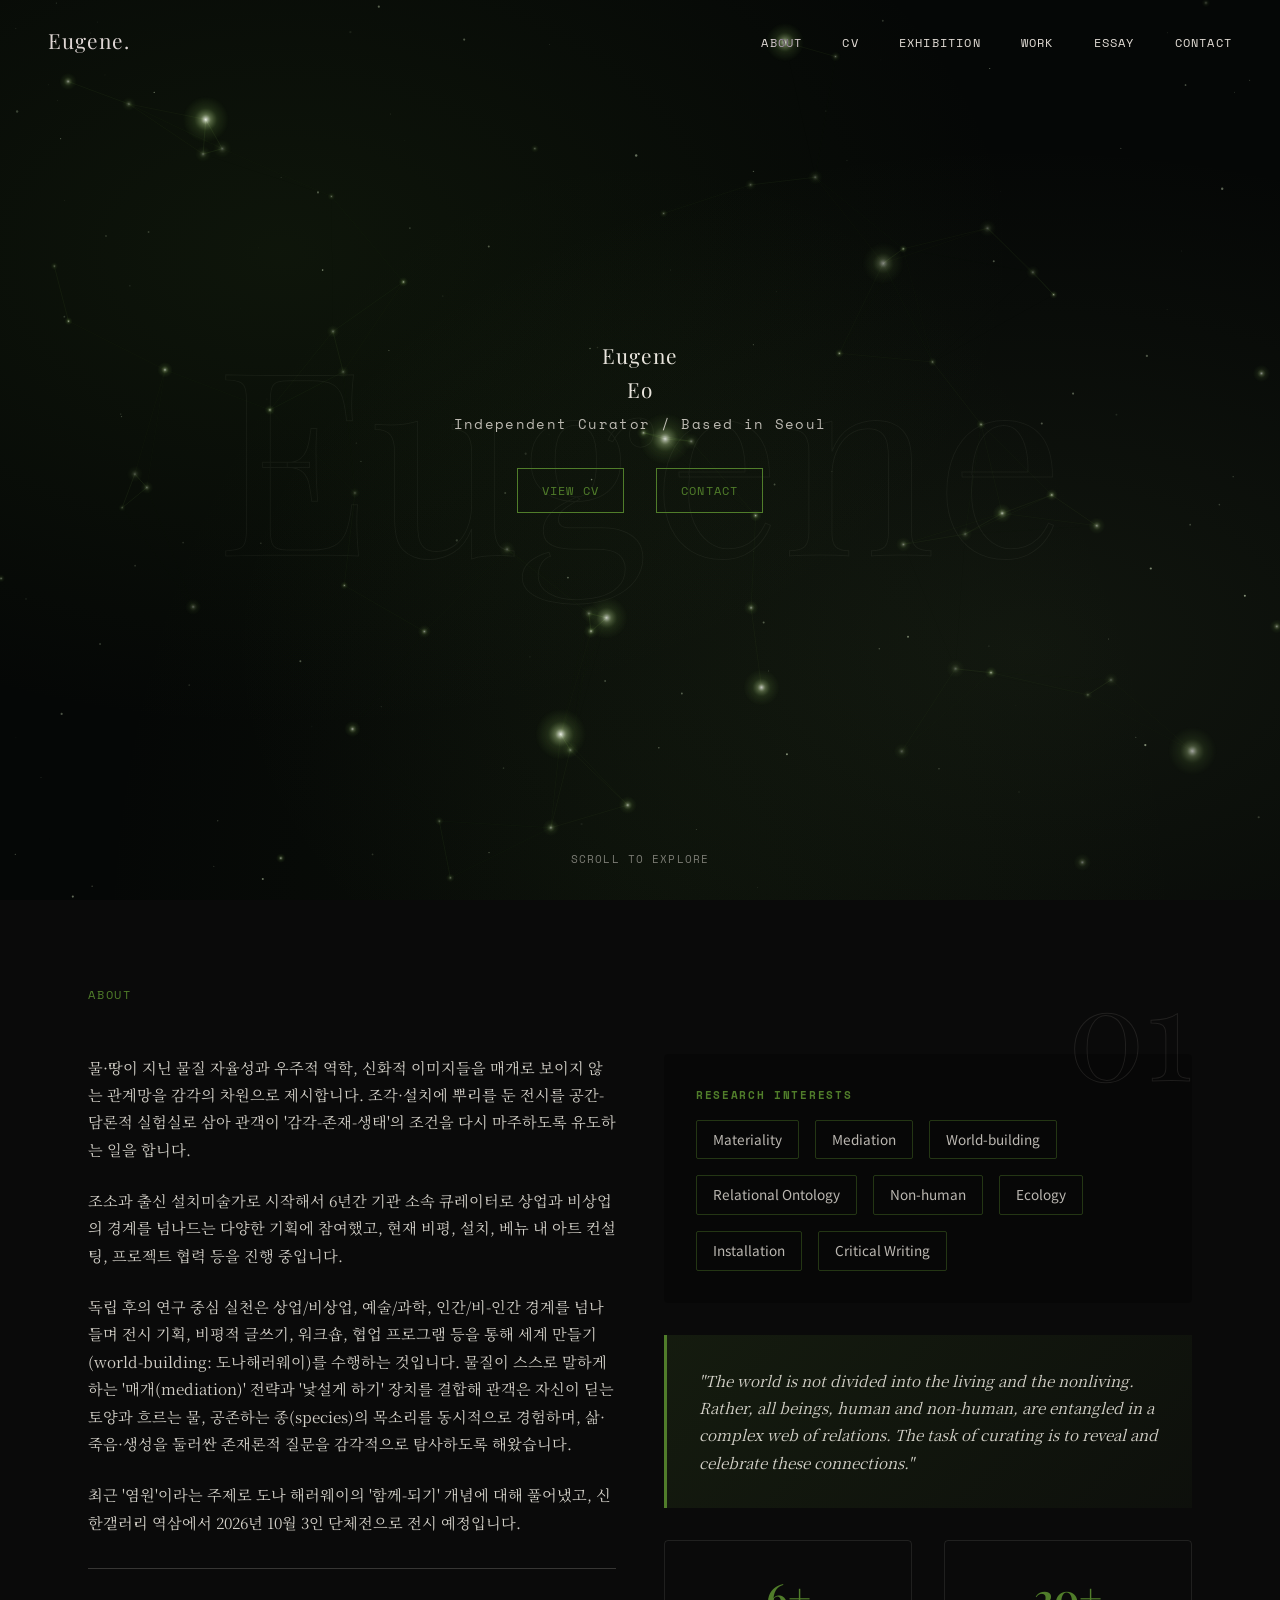
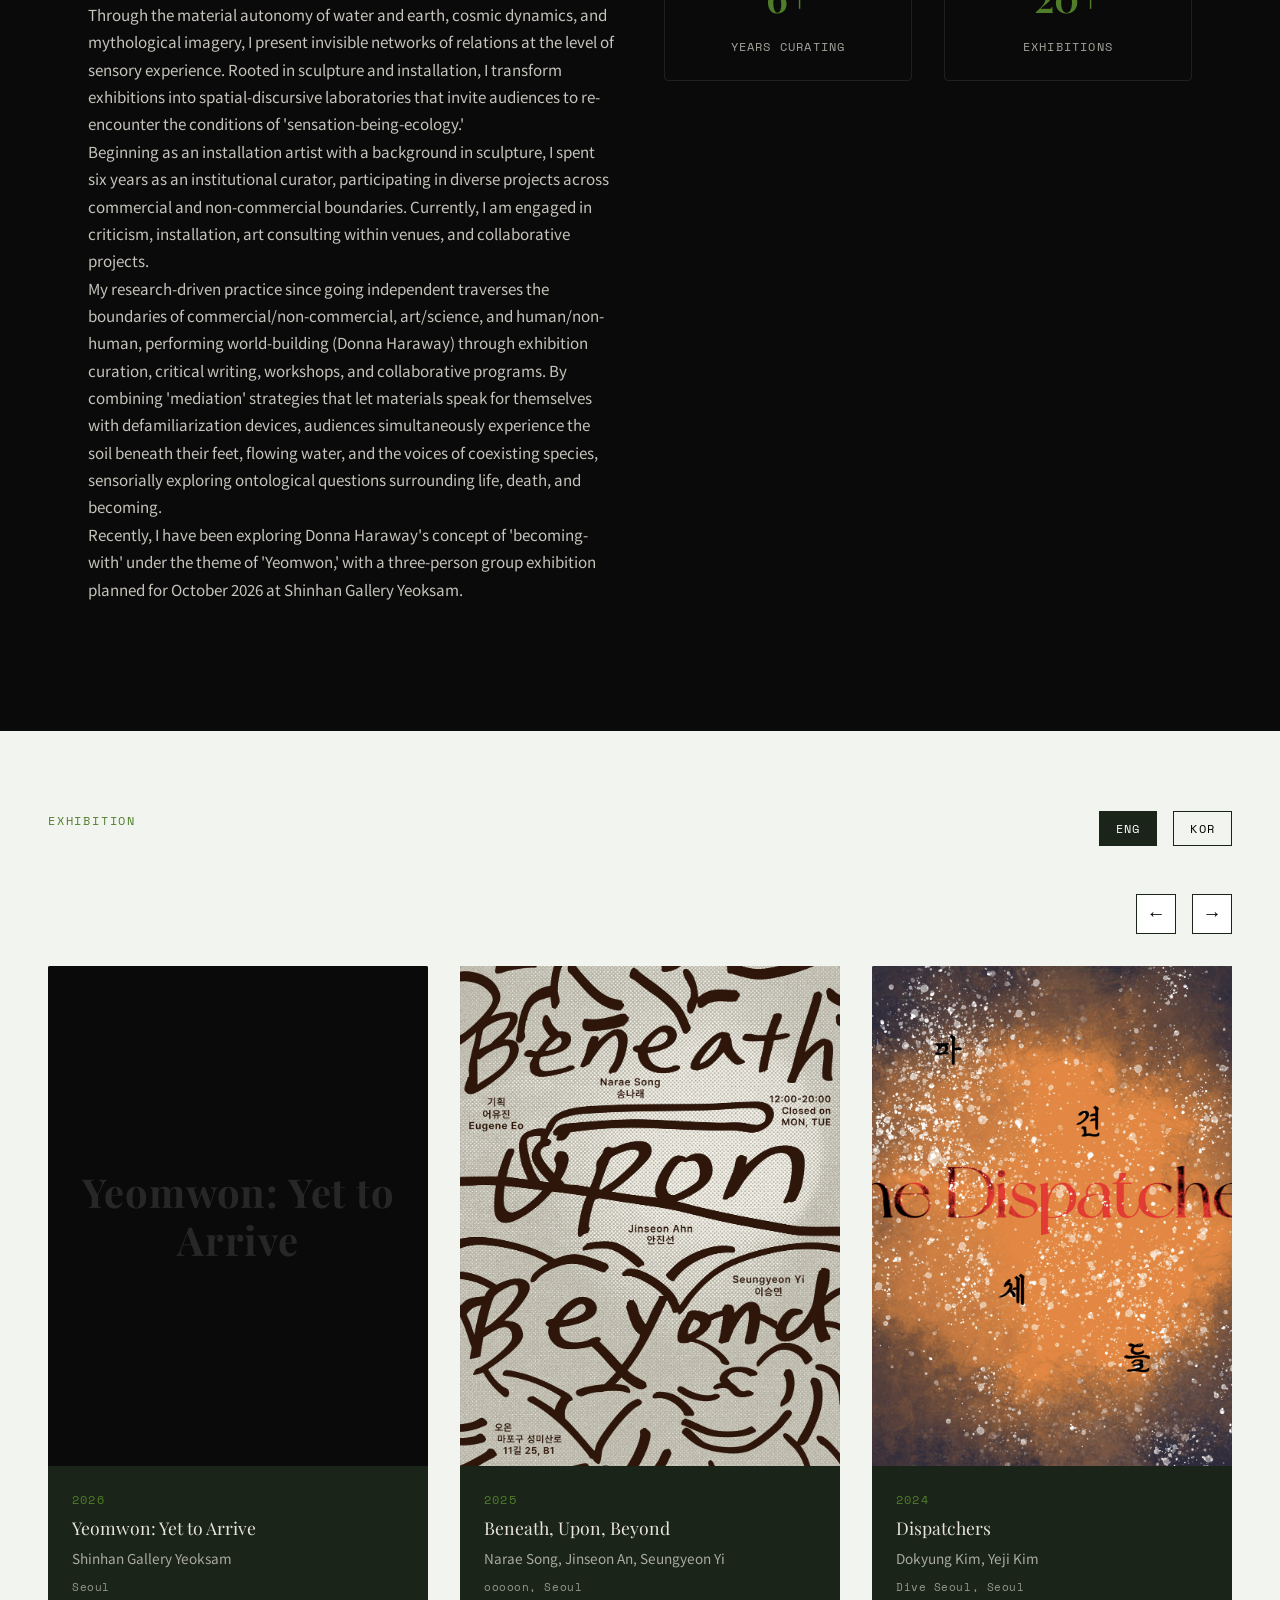
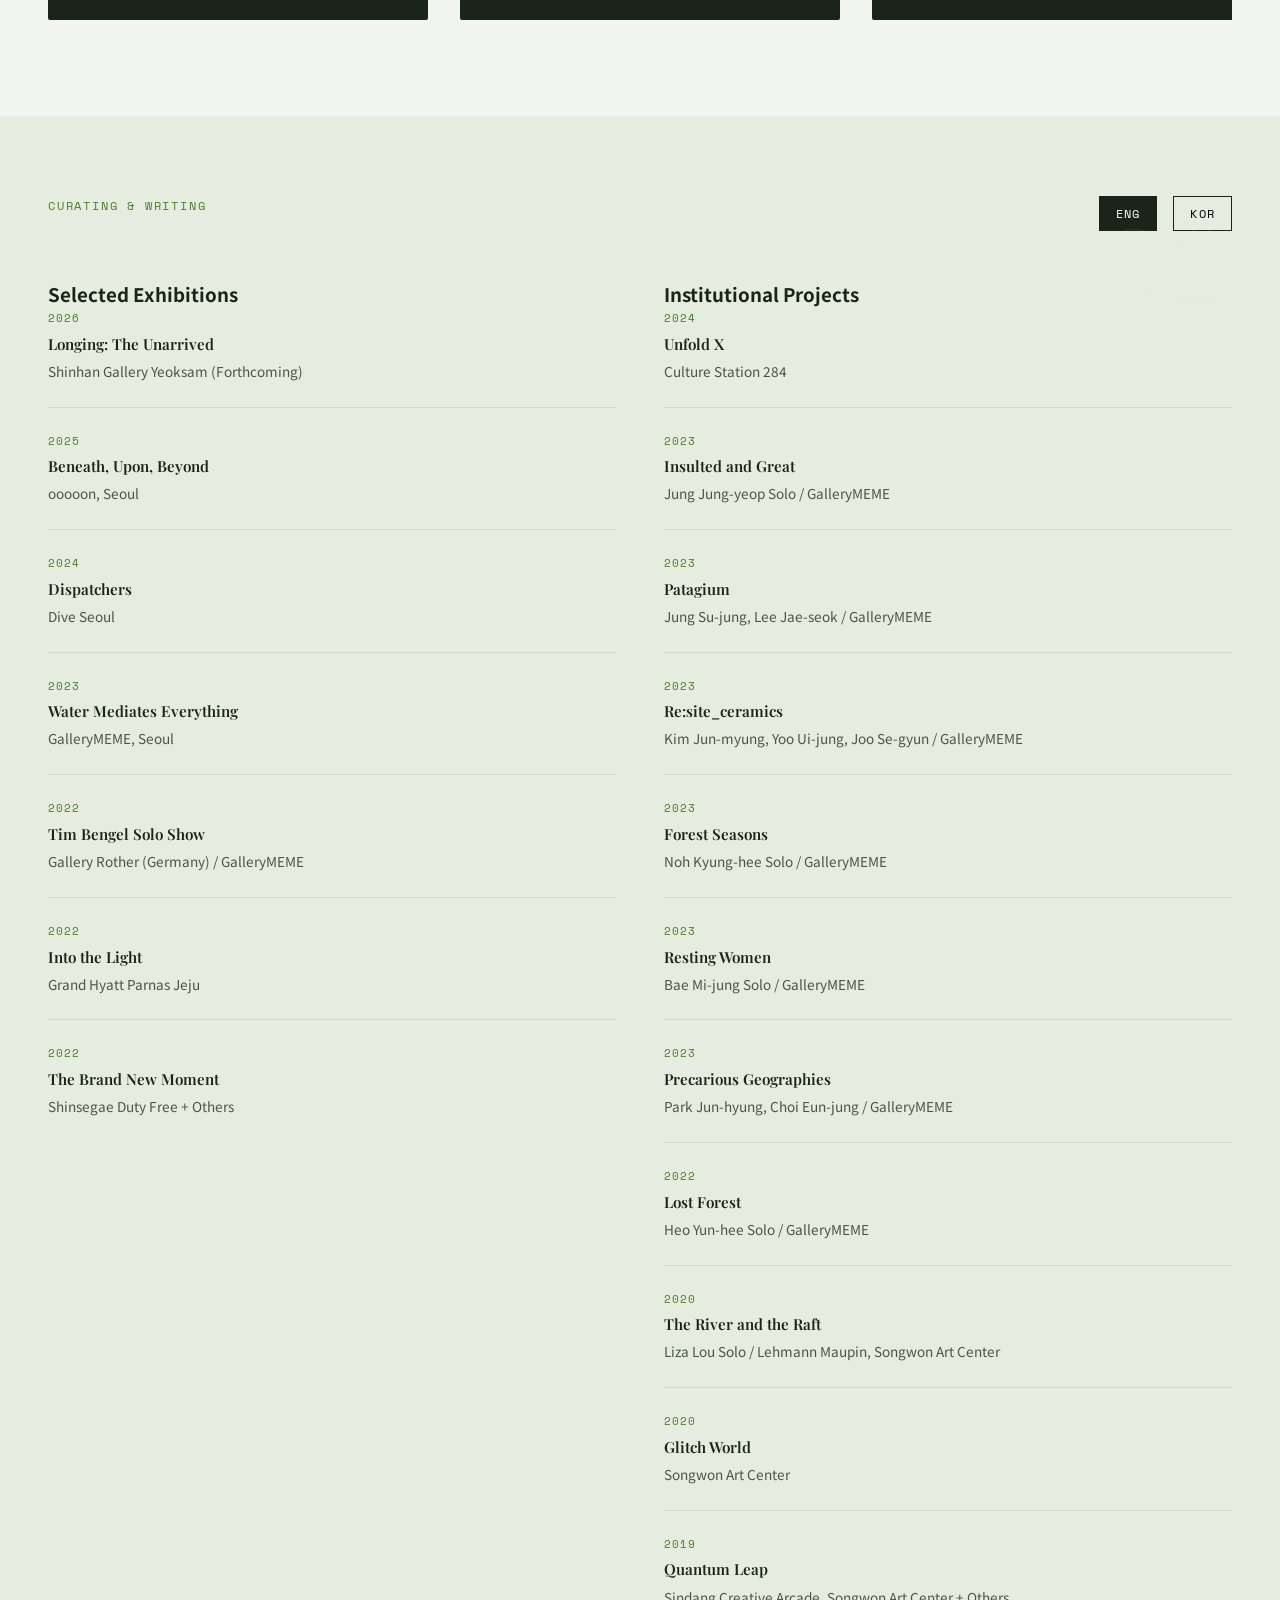
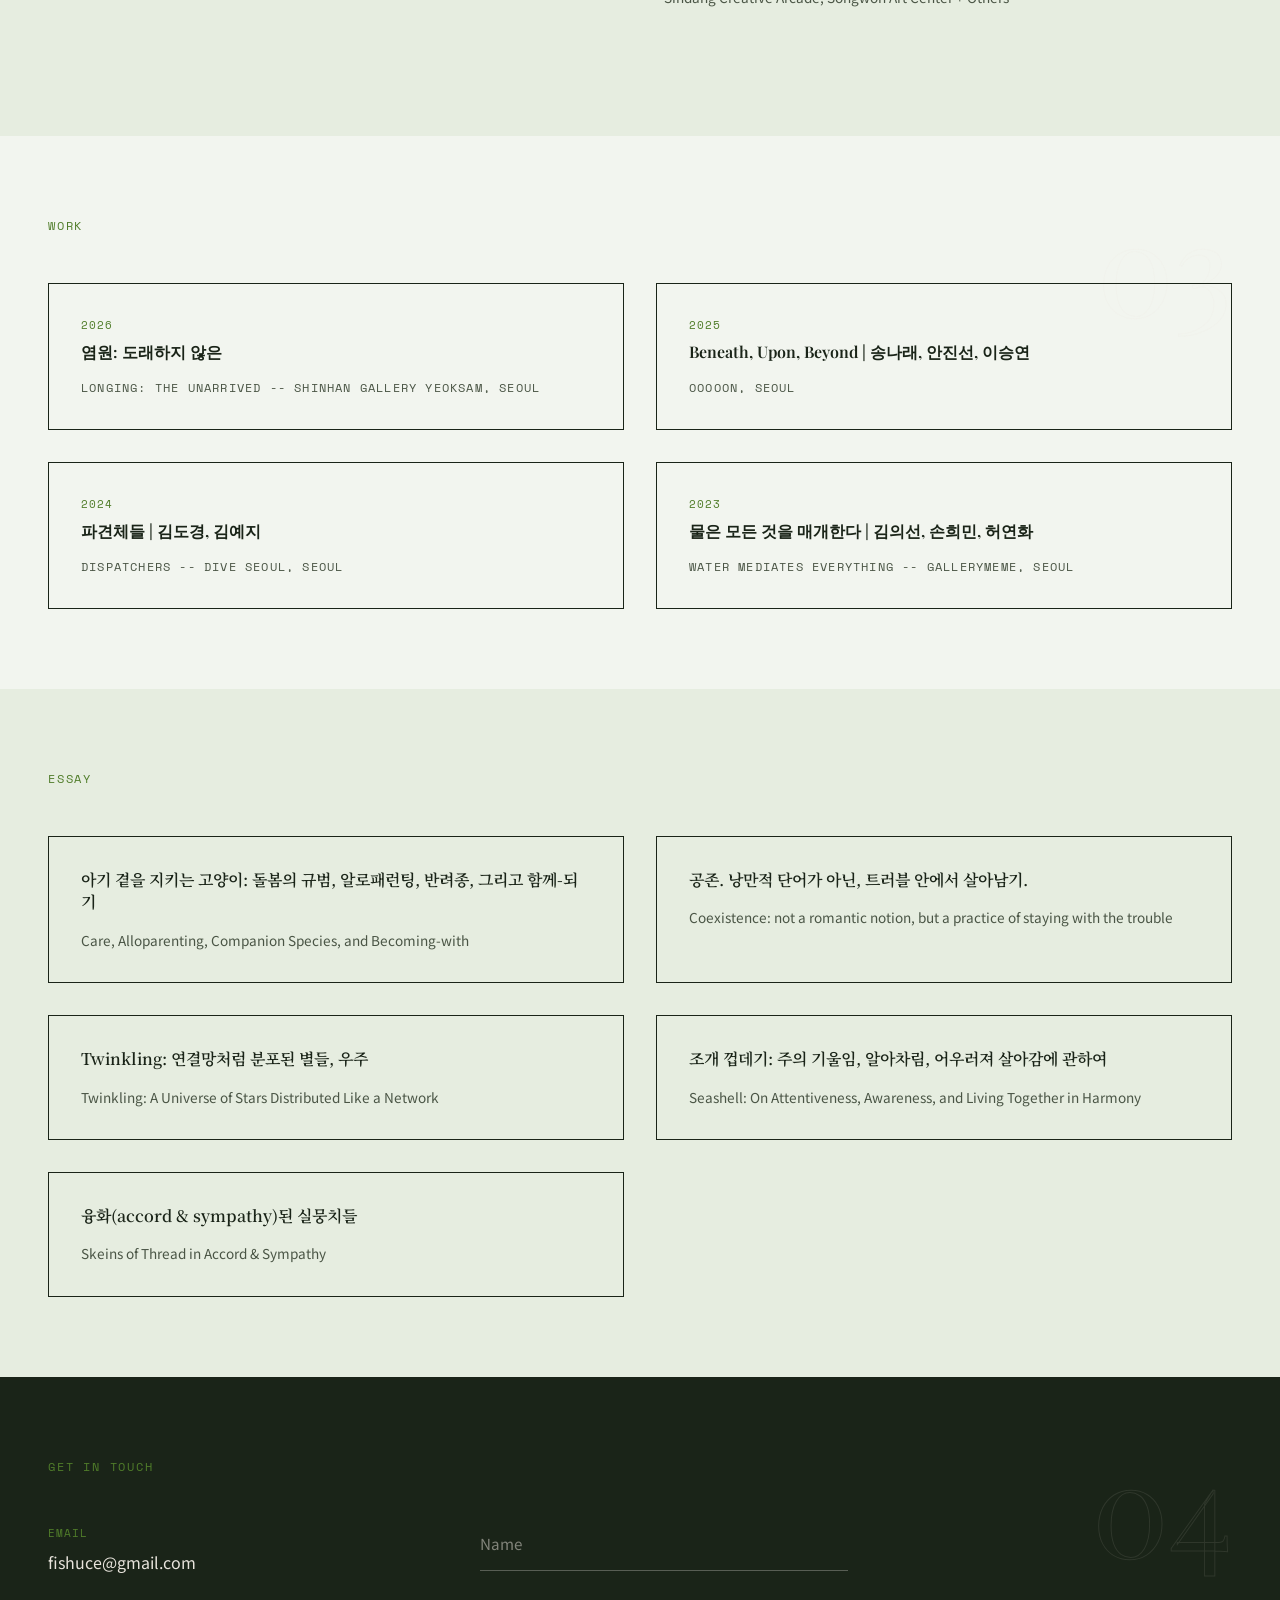
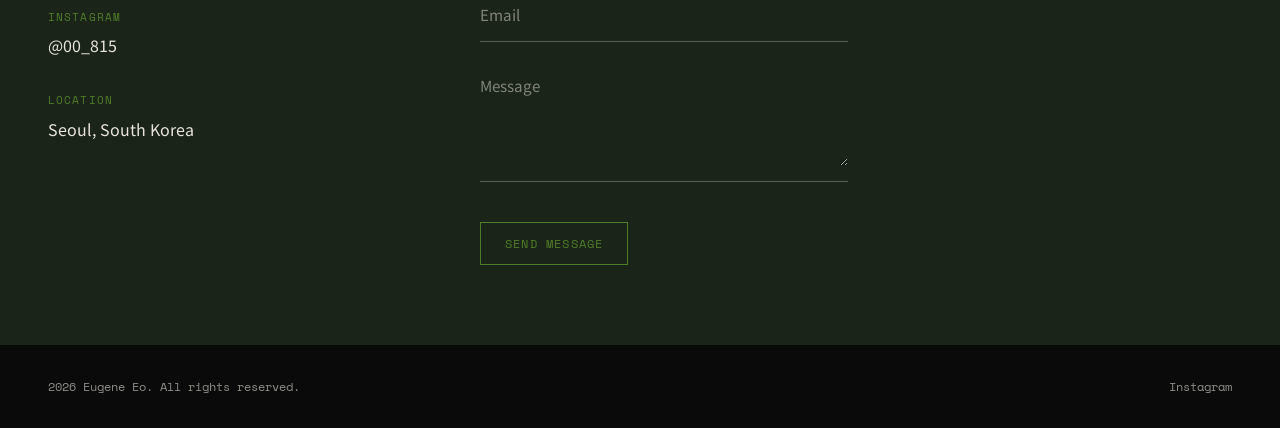
<file: index.html>
<!DOCTYPE html>
<html lang="en">
<head>
    <meta charset="UTF-8">
    <meta name="viewport" content="width=device-width, initial-scale=1.0">
    <title>Eugene Eo - Independent Curator</title>

    <!-- Google Fonts -->
    <link rel="preconnect" href="https://fonts.googleapis.com">
    <link rel="preconnect" href="https://fonts.gstatic.com" crossorigin>
    <link href="https://fonts.googleapis.com/css2?family=Playfair+Display:wght@400;600;700&family=Space+Mono:wght@400;700&family=Noto+Sans+KR:wght@400;500;600;700&family=Noto+Serif+KR:wght@400;600;700&display=swap" rel="stylesheet">

    <style>
        :root {
            --cream: #f2f5ef;
            --ink: #1a2418;
            --warm: #7a9a5a;
            --rust: #507d2a;
            --sage: #6b8c4e;
            --slate: #4a5545;
            --paper: #e6ede0;
            --sap-green: #507d2a;
            --dark-bg: #0a0a0a;
            --light-text: #e8e4dc;
        }

        * {
            margin: 0;
            padding: 0;
            box-sizing: border-box;
        }

        html {
            scroll-behavior: smooth;
        }

        body {
            font-family: 'Noto Sans KR', sans-serif;
            color: var(--ink);
            background-color: var(--cream);
            line-height: 1.6;
            overflow-x: hidden;
        }

        /* Custom Cursor */
        @media (min-width: 500px) {
            body {
                cursor: url('data:image/svg+xml;utf8,<svg xmlns="http://www.w3.org/2000/svg" width="32" height="32" viewBox="0 0 32 32"><circle cx="16" cy="16" r="2" fill="%23507d2a"/></svg>') 16 16, auto;
            }

            .cursor-ring {
                position: fixed;
                width: 30px;
                height: 30px;
                border: 2px solid var(--sap-green);
                border-radius: 50%;
                pointer-events: none;
                mix-blend-mode: difference;
                z-index: 9999;
                transform: translate(-50%, -50%);
                display: none;
            }

            body.cursor-active .cursor-ring {
                display: block;
            }
        }

        /* Navigation */
        nav {
            position: fixed;
            top: 0;
            left: 0;
            right: 0;
            display: flex;
            justify-content: space-between;
            align-items: center;
            padding: 1.5rem 3rem;
            z-index: 1000;
            mix-blend-mode: difference;
            background: transparent;
        }

        nav .logo {
            font-family: 'Playfair Display', serif;
            font-size: 1.3rem;
            font-weight: 400;
            color: var(--light-text);
            letter-spacing: 0.05em;
        }

        nav ul {
            display: flex;
            list-style: none;
            gap: 2.5rem;
        }

        nav a {
            font-family: 'Space Mono', monospace;
            font-size: 0.75rem;
            color: var(--light-text);
            text-decoration: none;
            text-transform: uppercase;
            letter-spacing: 0.1em;
            transition: opacity 0.3s ease;
        }

        nav a:hover {
            opacity: 0.7;
        }

        /* Dark Wrapper */
        .dark-wrapper {
            background-color: var(--dark-bg);
            color: var(--light-text);
        }

        /* Hero Section */
        #hero {
            min-height: 100vh;
            display: flex;
            flex-direction: column;
            justify-content: center;
            align-items: center;
            position: relative;
            overflow: hidden;
            padding: 5rem 3rem;
            background:
                radial-gradient(ellipse at 22% 28%, rgba(80, 125, 42, 0.12), transparent 52%),
                radial-gradient(ellipse at 80% 72%, rgba(122, 154, 90, 0.10), transparent 55%),
                radial-gradient(ellipse at 50% 108%, rgba(80, 125, 42, 0.07), transparent 60%),
                #050706;
        }

        .hero-canvas {
            position: absolute;
            top: 0;
            left: 0;
            width: 100%;
            height: 100%;
            z-index: 1;
        }

        .hero-bg-text {
            position: absolute;
            top: 50%;
            left: 50%;
            transform: translate(-50%, -50%);
            font-family: 'Playfair Display', serif;
            font-size: 20vw;
            font-weight: 400;
            color: transparent;
            -webkit-text-stroke: 1px rgba(232, 228, 220, 0.05);
            text-stroke: 1px rgba(232, 228, 220, 0.05);
            white-space: nowrap;
            z-index: 0;
        }

        .hero-content {
            position: relative;
            z-index: 2;
            text-align: center;
            max-width: 600px;
        }

        .hero-content h1 {
            font-family: 'Playfair Display', serif;
            font-size: 1.3rem;
            font-weight: 400;
            letter-spacing: 0.05em;
            margin-bottom: 0.5rem;
        }

        .hero-content h1 span {
            display: block;
        }

        .hero-tagline {
            font-family: 'Space Mono', monospace;
            font-size: 0.85rem;
            letter-spacing: 0.1em;
            margin-bottom: 2rem;
            color: rgba(232, 228, 220, 0.8);
        }

        .hero-ctas {
            display: flex;
            gap: 2rem;
            justify-content: center;
            margin-bottom: 3rem;
        }

        .hero-ctas a {
            font-family: 'Space Mono', monospace;
            font-size: 0.75rem;
            color: var(--sap-green);
            text-decoration: none;
            text-transform: uppercase;
            letter-spacing: 0.1em;
            border: 1px solid var(--sap-green);
            padding: 0.75rem 1.5rem;
            transition: all 0.3s ease;
        }

        .hero-ctas a:hover {
            background-color: var(--sap-green);
            color: var(--dark-bg);
        }

        .scroll-indicator {
            position: absolute;
            bottom: 2rem;
            left: 50%;
            transform: translateX(-50%);
            font-family: 'Space Mono', monospace;
            font-size: 0.7rem;
            color: rgba(232, 228, 220, 0.5);
            text-transform: uppercase;
            letter-spacing: 0.1em;
            animation: bounce 2s infinite;
        }

        @keyframes bounce {
            0%, 100% { transform: translateX(-50%) translateY(0); }
            50% { transform: translateX(-50%) translateY(8px); }
        }

        /* About Section */
        #about {
            padding: 5rem 3rem;
            position: relative;
            max-width: 1200px;
            margin: 0 auto;
            width: 100%;
        }

        .section-header {
            position: relative;
            margin-bottom: 3rem;
        }

        .section-tag {
            font-family: 'Space Mono', monospace;
            font-size: 0.75rem;
            text-transform: uppercase;
            letter-spacing: 0.15em;
            color: var(--sap-green);
            margin-bottom: 1rem;
        }

        .section-number {
            position: absolute;
            right: 0;
            top: -1rem;
            font-family: 'Playfair Display', serif;
            font-size: 8rem;
            font-weight: 400;
            color: transparent;
            -webkit-text-stroke: 1px rgba(232, 228, 220, 0.1);
            text-stroke: 1px rgba(232, 228, 220, 0.1);
            line-height: 1;
            pointer-events: none;
        }

        .about-content {
            display: grid;
            grid-template-columns: 1fr 1fr;
            gap: 3rem;
            margin-bottom: 3rem;
        }

        .about-bio {
            font-family: 'Noto Serif KR', serif;
            font-size: 0.95rem;
            line-height: 1.8;
            color: rgba(232, 228, 220, 0.9);
        }

        .about-bio p {
            margin-bottom: 1.5rem;
        }

        .about-bio-en {
            border-top: 1px solid rgba(232, 228, 220, 0.2);
            padding-top: 2rem;
            margin-top: 2rem;
            font-family: 'Noto Sans KR', sans-serif;
            font-size: 0.95rem;
            line-height: 1.8;
            color: rgba(232, 228, 220, 0.85);
        }

        .about-keywords {
            background-color: rgba(0, 0, 0, 0.3);
            padding: 2rem;
            border-radius: 4px;
            margin-bottom: 2rem;
        }

        .about-keywords h3 {
            font-family: 'Space Mono', monospace;
            font-size: 0.7rem;
            text-transform: uppercase;
            letter-spacing: 0.15em;
            color: var(--sap-green);
            margin-bottom: 1rem;
        }

        .keywords-list {
            display: flex;
            flex-wrap: wrap;
            gap: 1rem;
        }

        .keyword {
            font-family: 'Noto Sans KR', sans-serif;
            font-size: 0.85rem;
            color: rgba(232, 228, 220, 0.8);
            padding: 0.5rem 1rem;
            border: 1px solid rgba(80, 125, 42, 0.4);
            border-radius: 2px;
        }

        .philosophy-quote {
            background: linear-gradient(135deg, rgba(80, 125, 42, 0.15) 0%, rgba(80, 125, 42, 0.05) 100%);
            border-left: 3px solid var(--sap-green);
            padding: 2rem;
            margin: 2rem 0;
            font-family: 'Noto Serif KR', serif;
            font-size: 0.95rem;
            font-style: italic;
            color: rgba(232, 228, 220, 0.9);
            line-height: 1.8;
        }

        .stats-grid {
            display: grid;
            grid-template-columns: repeat(2, 1fr);
            gap: 2rem;
            margin-top: 2rem;
        }

        .stat {
            text-align: center;
            padding: 1.5rem;
            border: 1px solid rgba(232, 228, 220, 0.1);
            border-radius: 4px;
        }

        .stat-number {
            font-family: 'Playfair Display', serif;
            font-size: 2.5rem;
            font-weight: 600;
            color: var(--sap-green);
            margin-bottom: 0.5rem;
        }

        .stat-label {
            font-family: 'Space Mono', monospace;
            font-size: 0.75rem;
            text-transform: uppercase;
            letter-spacing: 0.1em;
            color: rgba(232, 228, 220, 0.7);
        }

        /* Exhibition Section */
        #exhibition {
            padding: 5rem 3rem;
            background-color: var(--cream);
        }

        .exhibition-header {
            display: flex;
            justify-content: space-between;
            align-items: flex-end;
            margin-bottom: 3rem;
        }

        .exhibition-track.ex-en {
            display: none;
        }

        .exhibition-track.ex-en.active {
            display: flex;
        }

        .exhibition-track.ex-kr:not(.active) {
            display: none;
        }

        .exhibition-controls {
            display: flex;
            justify-content: space-between;
            align-items: center;
            margin-bottom: 2rem;
        }

        .exhibition-arrows {
            display: flex;
            gap: 1rem;
        }

        .arrow-btn {
            width: 40px;
            height: 40px;
            border: 1px solid var(--ink);
            background: white;
            cursor: pointer;
            display: flex;
            align-items: center;
            justify-content: center;
            font-size: 1.2rem;
            transition: all 0.3s ease;
        }

        .arrow-btn:hover {
            background-color: var(--ink);
            color: white;
        }

        .exhibition-track {
            display: flex;
            gap: 2rem;
            overflow-x: auto;
            scroll-behavior: smooth;
            padding-bottom: 1rem;
            scroll-snap-type: x mandatory;
            cursor: grab;
        }

        .exhibition-track:active {
            cursor: grabbing;
        }

        .exhibition-track::-webkit-scrollbar {
            height: 4px;
        }

        .exhibition-track::-webkit-scrollbar-track {
            background: var(--paper);
        }

        .exhibition-track::-webkit-scrollbar-thumb {
            background: var(--ink);
            border-radius: 2px;
        }

        .exhibition-card {
            flex-shrink: 0;
            width: 380px;
            scroll-snap-align: start;
            background-color: var(--ink);
            padding: 0;
            border-radius: 2px;
            overflow: hidden;
        }

        .exhibition-card .exhibition-year,
        .exhibition-card .exhibition-name,
        .exhibition-card .exhibition-artists,
        .exhibition-card .exhibition-venue {
            padding-left: 1.5rem;
            padding-right: 1.5rem;
        }

        .exhibition-card .exhibition-year {
            padding-top: 1.5rem;
        }

        .exhibition-card .exhibition-venue {
            padding-bottom: 1.5rem;
        }

        .exhibition-poster {
            width: 100%;
            height: 500px;
            background-color: var(--paper);
            margin-bottom: 0;
            border-radius: 0;
            display: flex;
            align-items: center;
            justify-content: center;
            overflow: hidden;
            font-size: 0.8rem;
            color: rgba(26, 36, 24, 0.3);
            text-align: center;
            padding: 0;
            cursor: pointer;
            transition: transform 0.3s ease;
        }

        .exhibition-poster:hover {
            transform: scale(1.02);
        }

        .exhibition-poster img {
            width: 100%;
            height: 100%;
            object-fit: cover;
            cursor: pointer;
            display: block;
        }

        .poster-placeholder {
            width: 100%;
            height: 100%;
            display: flex;
            align-items: center;
            justify-content: center;
            background: #0a0a0a;
            color: rgba(255, 255, 255, 0.12);
            font-family: 'Playfair Display', serif;
            font-size: 2.5rem;
            font-weight: 700;
            line-height: 1.2;
            padding: 2rem;
            text-align: center;
            letter-spacing: 0.02em;
        }

        .exhibition-year {
            font-family: 'Space Mono', monospace;
            font-size: 0.75rem;
            text-transform: uppercase;
            letter-spacing: 0.1em;
            color: var(--sap-green);
            margin-bottom: 0.5rem;
        }

        .exhibition-name {
            font-family: 'Playfair Display', serif;
            font-size: 1.1rem;
            font-weight: 400;
            color: var(--light-text);
            margin-bottom: 0.5rem;
            line-height: 1.3;
        }

        .exhibition-artists {
            font-family: 'Noto Sans KR', sans-serif;
            font-size: 0.85rem;
            color: rgba(232, 228, 220, 0.7);
            margin-bottom: 0.5rem;
        }

        .exhibition-venue {
            font-family: 'Space Mono', monospace;
            font-size: 0.7rem;
            color: rgba(232, 228, 220, 0.6);
            letter-spacing: 0.05em;
        }

        /* Lightbox */
        .lightbox {
            display: none;
            position: fixed;
            z-index: 2000;
            left: 0;
            top: 0;
            width: 100%;
            height: 100%;
            background-color: rgba(0, 0, 0, 0.95);
            align-items: center;
            justify-content: center;
        }

        .lightbox.active {
            display: flex;
        }

        .lightbox-content {
            max-width: 90vw;
            max-height: 90vh;
            position: relative;
        }

        .lightbox-image {
            max-width: 100%;
            max-height: 100%;
            cursor: pointer;
        }

        .lightbox-close {
            position: absolute;
            top: -40px;
            right: 0;
            font-size: 2rem;
            color: white;
            cursor: pointer;
            background: none;
            border: none;
        }

        .lightbox-nav {
            position: absolute;
            top: 50%;
            transform: translateY(-50%);
            font-size: 2rem;
            color: white;
            cursor: pointer;
            background: rgba(0,0,0,0.4);
            border: none;
            padding: 0.5rem 1rem;
            z-index: 10;
            display: none;
        }

        .lightbox-nav.visible {
            display: block;
        }

        .lightbox-prev {
            left: -60px;
        }

        .lightbox-next {
            right: -60px;
        }

        .lightbox-counter {
            text-align: center;
            color: white;
            font-family: 'Space Mono', monospace;
            font-size: 0.75rem;
            margin-top: 1rem;
            display: none;
        }

        .lightbox-counter.visible {
            display: block;
        }

        /* CV Section */
        #cv {
            padding: 5rem 3rem;
            background-color: var(--paper);
        }

        .cv-header {
            display: flex;
            justify-content: space-between;
            align-items: flex-start;
            margin-bottom: 3rem;
            position: relative;
        }

        .cv-lang-toggle {
            display: flex;
            gap: 1rem;
        }

        .lang-btn {
            font-family: 'Space Mono', monospace;
            font-size: 0.75rem;
            text-transform: uppercase;
            letter-spacing: 0.1em;
            padding: 0.5rem 1rem;
            border: 1px solid var(--ink);
            background: transparent;
            cursor: pointer;
            transition: all 0.3s ease;
        }

        .lang-btn.active {
            background-color: var(--ink);
            color: white;
        }

        .cv-content {
            display: none;
        }

        .cv-content.active {
            display: grid;
            grid-template-columns: 1fr 1fr;
            gap: 3rem;
        }

        .cv-column {
            display: none;
        }

        .cv-column.active {
            display: block;
        }

        .cv-column h3 {
            font-family: 'Playfair Display', serif;
            font-size: 1rem;
            font-weight: 600;
            margin-bottom: 2rem;
            padding-bottom: 1rem;
            border-bottom: 1px solid var(--ink);
        }

        .cv-item {
            margin-bottom: 1.5rem;
            padding-bottom: 1.5rem;
            border-bottom: 1px solid rgba(26, 36, 24, 0.1);
        }

        .cv-item:last-child {
            border-bottom: none;
        }

        .cv-year {
            font-family: 'Space Mono', monospace;
            font-size: 0.7rem;
            text-transform: uppercase;
            letter-spacing: 0.1em;
            color: var(--sap-green);
            margin-bottom: 0.3rem;
        }

        .cv-title {
            font-family: 'Playfair Display', serif;
            font-size: 0.95rem;
            font-weight: 600;
            margin-bottom: 0.3rem;
        }

        .cv-venue {
            font-family: 'Noto Sans KR', sans-serif;
            font-size: 0.85rem;
            color: var(--slate);
        }

        /* Work Section */
        #work {
            padding: 5rem 3rem;
            background-color: var(--cream);
        }

        .work-header {
            margin-bottom: 3rem;
            position: relative;
        }

        .work-grid {
            display: grid;
            grid-template-columns: repeat(2, 1fr);
            gap: 2rem;
        }

        .work-card {
            border: 1px solid var(--ink);
            padding: 2rem;
            transition: all 0.3s ease;
            cursor: pointer;
        }

        .work-card:hover {
            background-color: var(--ink);
            color: white;
        }

        .work-year {
            font-family: 'Space Mono', monospace;
            font-size: 0.7rem;
            text-transform: uppercase;
            letter-spacing: 0.1em;
            color: var(--sap-green);
            margin-bottom: 0.5rem;
        }

        .work-card:hover .work-year {
            color: var(--sap-green);
        }

        .work-title {
            font-family: 'Playfair Display', serif;
            font-size: 1rem;
            font-weight: 600;
            margin-bottom: 1rem;
            line-height: 1.3;
        }

        .work-subtitle {
            font-family: 'Space Mono', monospace;
            font-size: 0.75rem;
            text-transform: uppercase;
            letter-spacing: 0.1em;
            color: var(--slate);
            line-height: 1.5;
        }

        .work-card:hover .work-subtitle {
            color: rgba(232, 228, 220, 0.8);
        }

        /* Essay Section */
        #essay {
            padding: 5rem 3rem;
            background-color: var(--paper);
        }

        .essay-header {
            margin-bottom: 3rem;
            position: relative;
        }

        .essay-grid {
            display: grid;
            grid-template-columns: repeat(2, 1fr);
            gap: 2rem;
        }

        .essay-card {
            border: 1px solid var(--ink);
            padding: 2rem;
            transition: all 0.3s ease;
            cursor: pointer;
        }

        .essay-card:hover {
            background-color: var(--ink);
            color: white;
        }

        .essay-title {
            font-family: 'Noto Serif KR', serif;
            font-size: 1rem;
            font-weight: 600;
            margin-bottom: 1rem;
            line-height: 1.4;
        }

        .essay-subtitle {
            font-family: 'Noto Sans KR', sans-serif;
            font-size: 0.85rem;
            color: var(--slate);
            line-height: 1.5;
            font-weight: 400;
        }

        .essay-card:hover .essay-subtitle {
            color: rgba(232, 228, 220, 0.8);
        }

        /* Contact Section */
        #contact {
            padding: 5rem 3rem;
            background-color: var(--ink);
            color: var(--light-text);
        }

        .contact-header {
            margin-bottom: 3rem;
            position: relative;
        }

        .contact-content {
            display: grid;
            grid-template-columns: 1fr 1fr;
            gap: 4rem;
            max-width: 800px;
        }

        .contact-details {
            font-family: 'Noto Sans KR', sans-serif;
        }

        .contact-item {
            margin-bottom: 2rem;
        }

        .contact-label {
            font-family: 'Space Mono', monospace;
            font-size: 0.7rem;
            text-transform: uppercase;
            letter-spacing: 0.1em;
            color: var(--sap-green);
            margin-bottom: 0.5rem;
        }

        .contact-value {
            font-size: 1rem;
            color: var(--light-text);
            text-decoration: none;
            transition: opacity 0.3s ease;
        }

        .contact-value:hover {
            opacity: 0.8;
        }

        .contact-value a {
            color: var(--light-text);
            text-decoration: none;
        }

        .contact-value a:hover {
            text-decoration: underline;
        }

        .contact-form {
            display: flex;
            flex-direction: column;
            gap: 1.5rem;
        }

        .form-group {
            position: relative;
            border-bottom: 1px solid rgba(232, 228, 220, 0.3);
            padding-bottom: 0.5rem;
        }

        .form-group input,
        .form-group textarea {
            width: 100%;
            background: transparent;
            border: none;
            outline: none;
            font-family: 'Noto Sans KR', sans-serif;
            color: var(--light-text);
            font-size: 0.95rem;
            padding: 0.5rem 0;
            transition: border-color 0.3s ease;
        }

        .form-group input::placeholder,
        .form-group textarea::placeholder {
            color: rgba(232, 228, 220, 0.5);
        }

        .form-group input:focus,
        .form-group textarea:focus {
            border-bottom-color: var(--sap-green);
        }

        .form-group textarea {
            resize: vertical;
            min-height: 100px;
        }

        .form-submit {
            align-self: flex-start;
            font-family: 'Space Mono', monospace;
            font-size: 0.75rem;
            text-transform: uppercase;
            letter-spacing: 0.1em;
            padding: 0.75rem 1.5rem;
            border: 1px solid var(--sap-green);
            background-color: transparent;
            color: var(--sap-green);
            cursor: pointer;
            transition: all 0.3s ease;
            margin-top: 1rem;
        }

        .form-submit:hover {
            background-color: var(--sap-green);
            color: var(--ink);
        }

        /* Footer */
        footer {
            padding: 2rem 3rem;
            background-color: var(--dark-bg);
            color: rgba(232, 228, 220, 0.6);
            display: flex;
            justify-content: space-between;
            align-items: center;
            font-family: 'Space Mono', monospace;
            font-size: 0.75rem;
        }

        footer a {
            color: rgba(232, 228, 220, 0.6);
            text-decoration: none;
            transition: color 0.3s ease;
        }

        footer a:hover {
            color: var(--sap-green);
        }

        /* Responsive */
        @media (max-width: 900px) {
            nav {
                padding: 1rem 2rem;
            }

            nav ul {
                gap: 1.5rem;
            }

            nav a {
                font-size: 0.65rem;
            }

            .section-number {
                display: none;
            }

            .about-content {
                grid-template-columns: 1fr;
            }

            .stats-grid {
                grid-template-columns: 1fr;
            }

            .work-grid,
            .essay-grid {
                grid-template-columns: 1fr;
            }

            .cv-content.active {
                grid-template-columns: 1fr;
            }

            .contact-content {
                grid-template-columns: 1fr;
            }

            .hero-bg-text {
                font-size: 30vw;
            }
        }

        @media (max-width: 500px) {
            .cursor-ring {
                display: none !important;
            }

            nav {
                padding: 1rem;
                flex-direction: column;
                gap: 1rem;
            }

            nav ul {
                flex-direction: column;
                gap: 0.5rem;
                text-align: center;
            }

            #hero {
                padding: 2rem 1rem;
            }

            #about,
            #cv,
            #exhibition,
            #work,
            #essay,
            #contact {
                padding: 2rem 1rem;
            }

            .exhibition-card {
                width: 280px;
            }

            .exhibition-poster {
                height: 350px;
            }

            footer {
                flex-direction: column;
                gap: 1rem;
                text-align: center;
            }
        }

        /* Reveal Animation */
        .reveal {
            opacity: 0;
            transform: translateY(20px);
            transition: all 0.6s ease;
        }

        .reveal.active {
            opacity: 1;
            transform: translateY(0);
        }
    </style>
</head>
<body>
    <!-- Custom Cursor -->
    <div class="cursor-ring"></div>

    <!-- Navigation -->
    <nav>
        <div class="logo">Eugene.</div>
        <ul>
            <li><a href="#about">About</a></li>
            <li><a href="#cv">CV</a></li>
            <li><a href="#exhibition">Exhibition</a></li>
            <li><a href="#work">Work</a></li>
            <li><a href="#essay">Essay</a></li>
            <li><a href="#contact">Contact</a></li>
        </ul>
    </nav>

    <!-- Hero Section -->
    <div class="dark-wrapper">
        <section id="hero">
            <canvas class="hero-canvas" id="neuralCanvas"></canvas>
            <div class="hero-bg-text">Eugene</div>
            <div class="hero-content">
                <h1>
                    <span>Eugene</span>
                    <span>Eo</span>
                </h1>
                <p class="hero-tagline">Independent Curator / Based in Seoul</p>
                <div class="hero-ctas">
                    <a href="#cv">View CV</a>
                    <a href="#contact">Contact</a>
                </div>
            </div>
            <div class="scroll-indicator">Scroll to explore</div>
        </section>

        <!-- About Section -->
        <section id="about">
            <div class="section-header">
                <span class="section-tag">About</span>
                <div class="section-number">01</div>
            </div>

            <div class="about-content">
                <div>
                    <div class="about-bio">
                        <p>물·땅이 지닌 물질 자율성과 우주적 역학, 신화적 이미지들을 매개로 보이지 않는 관계망을 감각의 차원으로 제시합니다. 조각·설치에 뿌리를 둔 전시를 공간-담론적 실험실로 삼아 관객이 '감각-존재-생태'의 조건을 다시 마주하도록 유도하는 일을 합니다.</p>
                        <p>조소과 출신 설치미술가로 시작해서 6년간 기관 소속 큐레이터로 상업과 비상업의 경계를 넘나드는 다양한 기획에 참여했고, 현재 비평, 설치, 베뉴 내 아트 컨설팅, 프로젝트 협력 등을 진행 중입니다.</p>
                        <p>독립 후의 연구 중심 실천은 상업/비상업, 예술/과학, 인간/비-인간 경계를 넘나들며 전시 기획, 비평적 글쓰기, 워크숍, 협업 프로그램 등을 통해 세계 만들기(world-building: 도나해러웨이)를 수행하는 것입니다. 물질이 스스로 말하게 하는 '매개(mediation)' 전략과 '낯설게 하기' 장치를 결합해 관객은 자신이 딛는 토양과 흐르는 물, 공존하는 종(species)의 목소리를 동시적으로 경험하며, 삶·죽음·생성을 둘러싼 존재론적 질문을 감각적으로 탐사하도록 해왔습니다.</p>
                        <p>최근 '염원'이라는 주제로 도나 해러웨이의 '함께-되기' 개념에 대해 풀어냈고, 신한갤러리 역삼에서 2026년 10월 3인 단체전으로 전시 예정입니다.</p>
                    </div>

                    <div class="about-bio-en">
                        <p>Through the material autonomy of water and earth, cosmic dynamics, and mythological imagery, I present invisible networks of relations at the level of sensory experience. Rooted in sculpture and installation, I transform exhibitions into spatial-discursive laboratories that invite audiences to re-encounter the conditions of 'sensation-being-ecology.'</p>
                        <p>Beginning as an installation artist with a background in sculpture, I spent six years as an institutional curator, participating in diverse projects across commercial and non-commercial boundaries. Currently, I am engaged in criticism, installation, art consulting within venues, and collaborative projects.</p>
                        <p>My research-driven practice since going independent traverses the boundaries of commercial/non-commercial, art/science, and human/non-human, performing world-building (Donna Haraway) through exhibition curation, critical writing, workshops, and collaborative programs. By combining 'mediation' strategies that let materials speak for themselves with defamiliarization devices, audiences simultaneously experience the soil beneath their feet, flowing water, and the voices of coexisting species, sensorially exploring ontological questions surrounding life, death, and becoming.</p>
                        <p>Recently, I have been exploring Donna Haraway's concept of 'becoming-with' under the theme of 'Yeomwon,' with a three-person group exhibition planned for October 2026 at Shinhan Gallery Yeoksam.</p>
                    </div>
                </div>

                <div>
                    <div class="about-keywords">
                        <h3>Research Interests</h3>
                        <div class="keywords-list">
                            <span class="keyword">Materiality</span>
                            <span class="keyword">Mediation</span>
                            <span class="keyword">World-building</span>
                            <span class="keyword">Relational Ontology</span>
                            <span class="keyword">Non-human</span>
                            <span class="keyword">Ecology</span>
                            <span class="keyword">Installation</span>
                            <span class="keyword">Critical Writing</span>
                        </div>
                    </div>

                    <div class="philosophy-quote">
                        "The world is not divided into the living and the nonliving. Rather, all beings, human and non-human, are entangled in a complex web of relations. The task of curating is to reveal and celebrate these connections."
                    </div>

                    <div class="stats-grid">
                        <div class="stat">
                            <div class="stat-number">6+</div>
                            <div class="stat-label">Years Curating</div>
                        </div>
                        <div class="stat">
                            <div class="stat-number">20+</div>
                            <div class="stat-label">Exhibitions</div>
                        </div>
                    </div>
                </div>
            </div>
        </section>
    </div>

    <!-- Exhibition Section -->
    <section id="exhibition">
        <div class="exhibition-header">
            <div class="section-tag">Exhibition</div>
            <div class="cv-lang-toggle exhibition-lang-toggle">
                <button class="lang-btn ex-lang-btn active" onclick="switchExLang('en')">ENG</button>
                <button class="lang-btn ex-lang-btn" onclick="switchExLang('kr')">KOR</button>
            </div>
        </div>

        <div class="exhibition-controls">
            <div></div>
            <div class="exhibition-arrows">
                <button class="arrow-btn" id="prevBtn">&larr;</button>
                <button class="arrow-btn" id="nextBtn">&rarr;</button>
            </div>
        </div>

        <!-- Korean Exhibition -->
        <div class="exhibition-track ex-kr" id="exhibitionTrack">
            <div class="exhibition-card">
                <div class="exhibition-poster">
                    <div class="poster-placeholder">Yeomwon: Yet to Arrive</div>
                </div>
                <div class="exhibition-year">2026</div>
                <div class="exhibition-name">염원: 도래하지 않은</div>
                <div class="exhibition-artists">신한갤러리 역삼</div>
                <div class="exhibition-venue">서울</div>
            </div>

            <div class="exhibition-card">
                <div class="exhibition-poster">
                    <a href="work-beneath-upon-beyond.html" style="display:block; width:100%; height:100%;">
                        <img src="beneath-poster.jpg" style="cursor:pointer;" alt="Beneath, Upon, Beyond" onerror="this.parentElement.innerHTML='<div class=\'poster-placeholder\'>Beneath, Upon, Beyond</div>'">
                    </a>
                </div>
                <div class="exhibition-year">2025</div>
                <div class="exhibition-name">Beneath, Upon, Beyond</div>
                <div class="exhibition-artists">송나래, 안진선, 이승연</div>
                <div class="exhibition-venue">오온, 서울</div>
            </div>

            <div class="exhibition-card">
                <div class="exhibition-poster">
                    <a href="work-dispatchers.html" style="display:block; width:100%; height:100%;">
                        <img src="dispatchers_2.jpg" style="cursor:pointer;" alt="파견체들">
                    </a>
                </div>
                <div class="exhibition-year">2024</div>
                <div class="exhibition-name">파견체들</div>
                <div class="exhibition-artists">김도경, 김예지</div>
                <div class="exhibition-venue">다이브서울, 서울</div>
            </div>

            <div class="exhibition-card">
                <div class="exhibition-poster">
                    <a href="work-water-mediates.html" style="display:block; width:100%; height:100%;">
                        <div class="poster-placeholder">Water Mediates Everything</div>
                    </a>
                </div>
                <div class="exhibition-year">2023</div>
                <div class="exhibition-name">물은 모든 것을 매개한다</div>
                <div class="exhibition-artists">김의선, 손희민, 허연화</div>
                <div class="exhibition-venue">갤러리밈, 서울</div>
            </div>

            <div class="exhibition-card">
                <div class="exhibition-poster">
                    <div class="poster-placeholder">Into the Light</div>
                </div>
                <div class="exhibition-year">2022</div>
                <div class="exhibition-name">Into the Light</div>
                <div class="exhibition-artists">그룹전</div>
                <div class="exhibition-venue">그랜드 하얏트 파르나스 제주</div>
            </div>

            <div class="exhibition-card">
                <div class="exhibition-poster">
                    <img src="samoha-poster.jpg" alt="내가 사모하는 것에 무슨 쓸모가 있나요" onerror="this.parentElement.innerHTML='<div class=\'poster-placeholder\'>내가 사모하는 것에 무슨 쓸모가 있나요</div>'">
                </div>
                <div class="exhibition-year">2018</div>
                <div class="exhibition-name">내가 사모하는 것에 무슨 쓸모가 있나요</div>
                <div class="exhibition-artists">행화탕</div>
                <div class="exhibition-venue">서울</div>
            </div>
        </div>

        <!-- English Exhibition -->
        <div class="exhibition-track ex-en active" id="exhibitionTrackEn">
            <div class="exhibition-card">
                <div class="exhibition-poster">
                    <div class="poster-placeholder">Yeomwon: Yet to Arrive</div>
                </div>
                <div class="exhibition-year">2026</div>
                <div class="exhibition-name">Yeomwon: Yet to Arrive</div>
                <div class="exhibition-artists">Shinhan Gallery Yeoksam</div>
                <div class="exhibition-venue">Seoul</div>
            </div>

            <div class="exhibition-card">
                <div class="exhibition-poster">
                    <a href="work-beneath-upon-beyond.html" style="display:block; width:100%; height:100%;">
                        <img src="beneath-poster.jpg" style="cursor:pointer;" alt="Beneath, Upon, Beyond" onerror="this.parentElement.innerHTML='<div class=\'poster-placeholder\'>Beneath, Upon, Beyond</div>'">
                    </a>
                </div>
                <div class="exhibition-year">2025</div>
                <div class="exhibition-name">Beneath, Upon, Beyond</div>
                <div class="exhibition-artists">Narae Song, Jinseon An, Seungyeon Yi</div>
                <div class="exhibition-venue">ooooon, Seoul</div>
            </div>

            <div class="exhibition-card">
                <div class="exhibition-poster">
                    <a href="work-dispatchers.html" style="display:block; width:100%; height:100%;">
                        <img src="dispatchers_2.jpg" style="cursor:pointer;" alt="Dispatchers">
                    </a>
                </div>
                <div class="exhibition-year">2024</div>
                <div class="exhibition-name">Dispatchers</div>
                <div class="exhibition-artists">Dokyung Kim, Yeji Kim</div>
                <div class="exhibition-venue">Dive Seoul, Seoul</div>
            </div>

            <div class="exhibition-card">
                <div class="exhibition-poster">
                    <a href="work-water-mediates.html" style="display:block; width:100%; height:100%;">
                        <div class="poster-placeholder">Water Mediates Everything</div>
                    </a>
                </div>
                <div class="exhibition-year">2023</div>
                <div class="exhibition-name">Water Mediates Everything</div>
                <div class="exhibition-artists">Uiseon Kim, Heemin Son, Yeonhwa Heo</div>
                <div class="exhibition-venue">GalleryMEME, Seoul</div>
            </div>

            <div class="exhibition-card">
                <div class="exhibition-poster">
                    <div class="poster-placeholder">Into the Light</div>
                </div>
                <div class="exhibition-year">2022</div>
                <div class="exhibition-name">Into the Light</div>
                <div class="exhibition-artists">Group Exhibition</div>
                <div class="exhibition-venue">Grand Hyatt Parnas Jeju</div>
            </div>

            <div class="exhibition-card">
                <div class="exhibition-poster">
                    <img src="samoha-poster.jpg" alt="What Use Is What I Love" onerror="this.parentElement.innerHTML='<div class=\'poster-placeholder\'>What Use Is What I Love</div>'">
                </div>
                <div class="exhibition-year">2018</div>
                <div class="exhibition-name">What Use Is What I Love</div>
                <div class="exhibition-artists">Haenghwatang</div>
                <div class="exhibition-venue">Seoul</div>
            </div>
        </div>
    </section>

    <!-- Lightbox -->
    <div class="lightbox" id="lightbox">
        <div class="lightbox-content">
            <button class="lightbox-close" onclick="closeLightbox()">&times;</button>
            <button class="lightbox-nav lightbox-prev" id="lbPrev" onclick="event.stopPropagation(); galleryPrev()">&larr;</button>
            <img class="lightbox-image" id="lightboxImage" onclick="toggleLightboxImage()" alt="">
            <button class="lightbox-nav lightbox-next" id="lbNext" onclick="event.stopPropagation(); galleryNext()">&rarr;</button>
            <div class="lightbox-counter" id="lbCounter"></div>
        </div>
    </div>

    <!-- CV Section -->
    <section id="cv">
        <div class="cv-header">
            <div>
                <div class="section-tag">Curating & Writing</div>
                <div class="section-number">02</div>
            </div>
            <div class="cv-lang-toggle">
                <button class="lang-btn cv-lang-btn active" onclick="switchLang('en')">ENG</button>
                <button class="lang-btn cv-lang-btn" onclick="switchLang('kr')">KOR</button>
            </div>
        </div>

        <!-- Korean CV -->
        <div class="cv-content cv-kr">
            <div>
                <h3>독립 기획</h3>
                <div class="cv-item">
                    <div class="cv-year">2026</div>
                    <div class="cv-title">염원: 도래하지 않은</div>
                    <div class="cv-venue">신한갤러리 역삼 (예정)</div>
                </div>
                <div class="cv-item">
                    <div class="cv-year">2025</div>
                    <div class="cv-title">Beneath, Upon, Beyond</div>
                    <div class="cv-venue">오온, 서울</div>
                </div>
                <div class="cv-item">
                    <div class="cv-year">2024</div>
                    <div class="cv-title">파견체들</div>
                    <div class="cv-venue">다이브서울</div>
                </div>
                <div class="cv-item">
                    <div class="cv-year">2023</div>
                    <div class="cv-title">물은 모든 것을 매개한다</div>
                    <div class="cv-venue">갤러리밈, 서울</div>
                </div>
                <div class="cv-item">
                    <div class="cv-year">2022</div>
                    <div class="cv-title">Tim Bengel Solo Show</div>
                    <div class="cv-venue">Gallery Rother (독일) / 갤러리밈</div>
                </div>
                <div class="cv-item">
                    <div class="cv-year">2022</div>
                    <div class="cv-title">Into the Light</div>
                    <div class="cv-venue">파르나스 호텔, 제주</div>
                </div>
                <div class="cv-item">
                    <div class="cv-year">2022</div>
                    <div class="cv-title">The Brand New Moment</div>
                    <div class="cv-venue">신세계면세점 본점 외 다수</div>
                </div>
            </div>

            <div>
                <h3>기관소속 전시</h3>
                <div class="cv-item">
                    <div class="cv-year">2024</div>
                    <div class="cv-title">Unfold X</div>
                    <div class="cv-venue">문화역284</div>
                </div>
                <div class="cv-item">
                    <div class="cv-year">2023</div>
                    <div class="cv-title">모욕을 당한 자이며 위대한</div>
                    <div class="cv-venue">정정엽 개인전 / 갤러리밈</div>
                </div>
                <div class="cv-item">
                    <div class="cv-year">2023</div>
                    <div class="cv-title">Patagium</div>
                    <div class="cv-venue">정수정, 이재석 2인전 / 갤러리밈</div>
                </div>
                <div class="cv-item">
                    <div class="cv-year">2023</div>
                    <div class="cv-title">Re:site_ceramics</div>
                    <div class="cv-venue">김준명, 유의정, 주세균 3인전 / 갤러리밈</div>
                </div>
                <div class="cv-item">
                    <div class="cv-year">2023</div>
                    <div class="cv-title">숲의 계절</div>
                    <div class="cv-venue">노경희 개인전 / 갤러리밈</div>
                </div>
                <div class="cv-item">
                    <div class="cv-year">2023</div>
                    <div class="cv-title">쉬고 있는 여자들</div>
                    <div class="cv-venue">배미정 개인전 / 갤러리밈</div>
                </div>
                <div class="cv-item">
                    <div class="cv-year">2023</div>
                    <div class="cv-title">Precarious Geographies</div>
                    <div class="cv-venue">박준형, 최은정 2인전 / 갤러리밈</div>
                </div>
                <div class="cv-item">
                    <div class="cv-year">2022</div>
                    <div class="cv-title">잃어버린 숲</div>
                    <div class="cv-venue">허윤희 개인전 / 갤러리밈</div>
                </div>
                <div class="cv-item">
                    <div class="cv-year">2020</div>
                    <div class="cv-title">The River and the Raft</div>
                    <div class="cv-venue">Liza Lou 개인전 / 리만머핀, 송원아트센터</div>
                </div>
                <div class="cv-item">
                    <div class="cv-year">2020</div>
                    <div class="cv-title">Glitch World</div>
                    <div class="cv-venue">송원아트센터</div>
                </div>
                <div class="cv-item">
                    <div class="cv-year">2019</div>
                    <div class="cv-title">Quantum Leap: 비약적 도약</div>
                    <div class="cv-venue">신당창작아케이드, 송원아트센터 외 다수</div>
                </div>
            </div>
        </div>

        <!-- English CV -->
        <div class="cv-content cv-en active">
            <div>
                <h3>Selected Exhibitions</h3>
                <div class="cv-item">
                    <div class="cv-year">2026</div>
                    <div class="cv-title">Longing: The Unarrived</div>
                    <div class="cv-venue">Shinhan Gallery Yeoksam (Forthcoming)</div>
                </div>
                <div class="cv-item">
                    <div class="cv-year">2025</div>
                    <div class="cv-title">Beneath, Upon, Beyond</div>
                    <div class="cv-venue">ooooon, Seoul</div>
                </div>
                <div class="cv-item">
                    <div class="cv-year">2024</div>
                    <div class="cv-title">Dispatchers</div>
                    <div class="cv-venue">Dive Seoul</div>
                </div>
                <div class="cv-item">
                    <div class="cv-year">2023</div>
                    <div class="cv-title">Water Mediates Everything</div>
                    <div class="cv-venue">GalleryMEME, Seoul</div>
                </div>
                <div class="cv-item">
                    <div class="cv-year">2022</div>
                    <div class="cv-title">Tim Bengel Solo Show</div>
                    <div class="cv-venue">Gallery Rother (Germany) / GalleryMEME</div>
                </div>
                <div class="cv-item">
                    <div class="cv-year">2022</div>
                    <div class="cv-title">Into the Light</div>
                    <div class="cv-venue">Grand Hyatt Parnas Jeju</div>
                </div>
                <div class="cv-item">
                    <div class="cv-year">2022</div>
                    <div class="cv-title">The Brand New Moment</div>
                    <div class="cv-venue">Shinsegae Duty Free + Others</div>
                </div>
            </div>

            <div>
                <h3>Institutional Projects</h3>
                <div class="cv-item">
                    <div class="cv-year">2024</div>
                    <div class="cv-title">Unfold X</div>
                    <div class="cv-venue">Culture Station 284</div>
                </div>
                <div class="cv-item">
                    <div class="cv-year">2023</div>
                    <div class="cv-title">Insulted and Great</div>
                    <div class="cv-venue">Jung Jung-yeop Solo / GalleryMEME</div>
                </div>
                <div class="cv-item">
                    <div class="cv-year">2023</div>
                    <div class="cv-title">Patagium</div>
                    <div class="cv-venue">Jung Su-jung, Lee Jae-seok / GalleryMEME</div>
                </div>
                <div class="cv-item">
                    <div class="cv-year">2023</div>
                    <div class="cv-title">Re:site_ceramics</div>
                    <div class="cv-venue">Kim Jun-myung, Yoo Ui-jung, Joo Se-gyun / GalleryMEME</div>
                </div>
                <div class="cv-item">
                    <div class="cv-year">2023</div>
                    <div class="cv-title">Forest Seasons</div>
                    <div class="cv-venue">Noh Kyung-hee Solo / GalleryMEME</div>
                </div>
                <div class="cv-item">
                    <div class="cv-year">2023</div>
                    <div class="cv-title">Resting Women</div>
                    <div class="cv-venue">Bae Mi-jung Solo / GalleryMEME</div>
                </div>
                <div class="cv-item">
                    <div class="cv-year">2023</div>
                    <div class="cv-title">Precarious Geographies</div>
                    <div class="cv-venue">Park Jun-hyung, Choi Eun-jung / GalleryMEME</div>
                </div>
                <div class="cv-item">
                    <div class="cv-year">2022</div>
                    <div class="cv-title">Lost Forest</div>
                    <div class="cv-venue">Heo Yun-hee Solo / GalleryMEME</div>
                </div>
                <div class="cv-item">
                    <div class="cv-year">2020</div>
                    <div class="cv-title">The River and the Raft</div>
                    <div class="cv-venue">Liza Lou Solo / Lehmann Maupin, Songwon Art Center</div>
                </div>
                <div class="cv-item">
                    <div class="cv-year">2020</div>
                    <div class="cv-title">Glitch World</div>
                    <div class="cv-venue">Songwon Art Center</div>
                </div>
                <div class="cv-item">
                    <div class="cv-year">2019</div>
                    <div class="cv-title">Quantum Leap</div>
                    <div class="cv-venue">Sindang Creative Arcade, Songwon Art Center + Others</div>
                </div>
            </div>
        </div>
    </section>

    <!-- Work Section -->
    <section id="work">
        <div class="work-header">
            <div class="section-tag">Work</div>
            <div class="section-number">03</div>
        </div>

        <div class="work-grid">
            <div class="work-card">
                <div class="work-year">2026</div>
                <div class="work-title">염원: 도래하지 않은</div>
                <div class="work-subtitle">Longing: The Unarrived -- Shinhan Gallery Yeoksam, Seoul</div>
            </div>

            <a href="work-beneath-upon-beyond.html" class="work-card-link" style="text-decoration: none; color: inherit;">
                <div class="work-card">
                    <div class="work-year">2025</div>
                    <div class="work-title">Beneath, Upon, Beyond | 송나래, 안진선, 이승연</div>
                    <div class="work-subtitle">ooooon, Seoul</div>
                </div>
            </a>

            <a href="work-dispatchers.html" class="work-card-link" style="text-decoration: none; color: inherit;">
                <div class="work-card">
                    <div class="work-year">2024</div>
                    <div class="work-title">파견체들 | 김도경, 김예지</div>
                    <div class="work-subtitle">Dispatchers -- Dive Seoul, Seoul</div>
                </div>
            </a>

            <a href="work-water-mediates.html" class="work-card-link" style="text-decoration: none; color: inherit;">
                <div class="work-card">
                    <div class="work-year">2023</div>
                    <div class="work-title">물은 모든 것을 매개한다 | 김의선, 손희민, 허연화</div>
                    <div class="work-subtitle">Water Mediates Everything -- GalleryMEME, Seoul</div>
                </div>
            </a>
        </div>
    </section>

    <!-- Essay Section -->
    <section id="essay">
        <div class="essay-header">
            <div class="section-tag">Essay</div>
        </div>

        <div class="essay-grid">
            <div class="essay-card">
                <div class="essay-title">아기 곁을 지키는 고양이: 돌봄의 규범, 알로패런팅, 반려종, 그리고 함께-되기</div>
                <div class="essay-subtitle">Care, Alloparenting, Companion Species, and Becoming-with</div>
            </div>

            <div class="essay-card">
                <div class="essay-title">공존. 낭만적 단어가 아닌, 트러블 안에서 살아남기.</div>
                <div class="essay-subtitle">Coexistence: not a romantic notion, but a practice of staying with the trouble</div>
            </div>

            <div class="essay-card">
                <div class="essay-title">Twinkling: 연결망처럼 분포된 별들, 우주</div>
                <div class="essay-subtitle">Twinkling: A Universe of Stars Distributed Like a Network</div>
            </div>

            <div class="essay-card">
                <div class="essay-title">조개 껍데기: 주의 기울임, 알아차림, 어우러져 살아감에 관하여</div>
                <div class="essay-subtitle">Seashell: On Attentiveness, Awareness, and Living Together in Harmony</div>
            </div>

            <div class="essay-card">
                <div class="essay-title">융화(accord &amp; sympathy)된 실뭉치들</div>
                <div class="essay-subtitle">Skeins of Thread in Accord &amp; Sympathy</div>
            </div>
        </div>
    </section>

    <!-- Contact Section -->
    <section id="contact">
        <div class="contact-header">
            <div class="section-tag">Get in Touch</div>
            <div class="section-number">04</div>
        </div>

        <div class="contact-content">
            <div class="contact-details">
                <div class="contact-item">
                    <div class="contact-label">Email</div>
                    <div class="contact-value"><a href="mailto:fishuce@gmail.com">fishuce@gmail.com</a></div>
                </div>
                <div class="contact-item">
                    <div class="contact-label">Instagram</div>
                    <div class="contact-value"><a href="https://instagram.com/00_815" target="_blank">@00_815</a></div>
                </div>
                <div class="contact-item">
                    <div class="contact-label">Location</div>
                    <div class="contact-value">Seoul, South Korea</div>
                </div>
            </div>

            <form class="contact-form" onsubmit="handleContactForm(event)">
                <div class="form-group">
                    <input type="text" placeholder="Name" required>
                </div>
                <div class="form-group">
                    <input type="email" placeholder="Email" required>
                </div>
                <div class="form-group">
                    <textarea placeholder="Message" required></textarea>
                </div>
                <button type="submit" class="form-submit">Send Message</button>
            </form>
        </div>
    </section>

    <!-- Footer -->
    <footer>
        <span>2026 Eugene Eo. All rights reserved.</span>
        <a href="https://instagram.com/00_815" target="_blank">Instagram</a>
    </footer>

    <script>
        // Custom Cursor
        const cursorRing = document.querySelector('.cursor-ring');
        let mouseX = 0;
        let mouseY = 0;

        document.addEventListener('mousemove', (e) => {
            mouseX = e.clientX;
            mouseY = e.clientY;
            if (cursorRing) {
                cursorRing.style.left = mouseX + 'px';
                cursorRing.style.top = mouseY + 'px';
            }
        });

        document.addEventListener('mouseenter', () => {
            document.body.classList.add('cursor-active');
        });

        document.addEventListener('mouseleave', () => {
            document.body.classList.remove('cursor-active');
        });

        // ===== Constellation Canvas Animation =====
        // Deep-space starfield: depth layers, twinkling starlight,
        // delicate constellation lines, and rare drifting meteors.
        const canvas = document.getElementById('neuralCanvas');
        const ctx = canvas.getContext('2d');

        let W = 0, H = 0, DPR = 1;
        function resizeCanvas() {
            DPR = Math.min(window.devicePixelRatio || 1, 2);
            W = window.innerWidth;
            H = window.innerHeight;
            canvas.width = Math.round(W * DPR);
            canvas.height = Math.round(H * DPR);
            canvas.style.width = W + 'px';
            canvas.style.height = H + 'px';
            ctx.setTransform(DPR, 0, 0, DPR, 0, 0);
        }
        resizeCanvas();

        // Pre-rendered radial glow sprite (white core -> green halo -> transparent)
        function makeGlowSprite() {
            const size = 64;
            const c = document.createElement('canvas');
            c.width = c.height = size;
            const g = c.getContext('2d');
            const grad = g.createRadialGradient(size / 2, size / 2, 0, size / 2, size / 2, size / 2);
            grad.addColorStop(0, 'rgba(255, 255, 255, 0.95)');
            grad.addColorStop(0.22, 'rgba(190, 220, 150, 0.45)');
            grad.addColorStop(0.5, 'rgba(120, 165, 75, 0.18)');
            grad.addColorStop(1, 'rgba(80, 125, 42, 0)');
            g.fillStyle = grad;
            g.fillRect(0, 0, size, size);
            return c;
        }
        const glowSprite = makeGlowSprite();

        const connectDistance = 150;
        const mouseDistance = 200;

        // Near layer: drifting stars that form constellations
        class NearStar {
            constructor() { this.reset(true); }
            reset(initial) {
                this.x = Math.random() * W;
                this.y = Math.random() * H;
                this.vx = (Math.random() - 0.5) * 0.16;
                this.vy = (Math.random() - 0.5) * 0.16;
                this.bright = Math.random() < 0.12;          // a few anchor stars
                this.baseR = (Math.random() * 1.1 + 0.7) + (this.bright ? 1.3 : 0);
                this.tw = Math.random() * Math.PI * 2;
                this.twSpeed = 0.006 + Math.random() * 0.012;
            }
            update() {
                this.x += this.vx;
                this.y += this.vy;
                if (this.x < 0 || this.x > W) this.vx *= -1;
                if (this.y < 0 || this.y > H) this.vy *= -1;
                this.x = Math.max(0, Math.min(W, this.x));
                this.y = Math.max(0, Math.min(H, this.y));
                this.tw += this.twSpeed;
            }
            draw() {
                const flick = 0.72 + Math.sin(this.tw) * 0.28;
                const glowR = (this.bright ? 9 : 5.5) * this.baseR;
                ctx.globalAlpha = (this.bright ? 0.95 : 0.7) * flick;
                ctx.drawImage(glowSprite, this.x - glowR, this.y - glowR, glowR * 2, glowR * 2);
                ctx.globalAlpha = 1;
            }
        }

        // Far layer: tiny static stars that twinkle for depth
        class FarStar {
            constructor() {
                this.x = Math.random() * W;
                this.y = Math.random() * H;
                this.r = Math.random() * 0.9 + 0.3;
                this.a = Math.random() * 0.45 + 0.2;
                this.tw = Math.random() * Math.PI * 2;
                this.twSpeed = 0.004 + Math.random() * 0.01;
                this.drift = (Math.random() - 0.5) * 0.025;
            }
            update() {
                this.tw += this.twSpeed;
                this.x += this.drift;
                if (this.x < 0) this.x = W;
                if (this.x > W) this.x = 0;
            }
            draw() {
                const a = this.a * (0.45 + Math.sin(this.tw) * 0.55);
                ctx.fillStyle = 'rgba(205, 222, 185,' + a + ')';
                ctx.beginPath();
                ctx.arc(this.x, this.y, this.r, 0, Math.PI * 2);
                ctx.fill();
            }
        }

        let nearStars = [];
        let farStars = [];
        function initStars() {
            const nc = Math.max(50, Math.min(110, Math.round((W * H) / 17000)));
            const fc = Math.max(120, Math.min(300, Math.round((W * H) / 7000)));
            nearStars = [];
            farStars = [];
            for (let i = 0; i < nc; i++) nearStars.push(new NearStar());
            for (let i = 0; i < fc; i++) farStars.push(new FarStar());
        }
        initStars();

        let mousePos = { x: -9999, y: -9999 };
        document.addEventListener('mousemove', (e) => {
            mousePos = { x: e.clientX, y: e.clientY };
        });

        function drawConnections() {
            for (let i = 0; i < nearStars.length; i++) {
                for (let j = i + 1; j < nearStars.length; j++) {
                    const dx = nearStars[i].x - nearStars[j].x;
                    const dy = nearStars[i].y - nearStars[j].y;
                    const dist = Math.sqrt(dx * dx + dy * dy);
                    if (dist < connectDistance) {
                        const a = 0.2 * (1 - dist / connectDistance);
                        ctx.strokeStyle = 'rgba(120, 165, 75,' + a + ')';
                        ctx.lineWidth = 0.6;
                        ctx.beginPath();
                        ctx.moveTo(nearStars[i].x, nearStars[i].y);
                        ctx.lineTo(nearStars[j].x, nearStars[j].y);
                        ctx.stroke();
                    }
                }
            }
        }

        function drawMouseGlow() {
            for (let i = 0; i < nearStars.length; i++) {
                const dx = nearStars[i].x - mousePos.x;
                const dy = nearStars[i].y - mousePos.y;
                const dist = Math.sqrt(dx * dx + dy * dy);
                if (dist < mouseDistance) {
                    const a = 0.45 * (1 - dist / mouseDistance);
                    ctx.strokeStyle = 'rgba(180, 215, 120,' + a + ')';
                    ctx.lineWidth = 0.8;
                    ctx.beginPath();
                    ctx.moveTo(nearStars[i].x, nearStars[i].y);
                    ctx.lineTo(mousePos.x, mousePos.y);
                    ctx.stroke();
                }
            }
        }

        // Rare drifting meteor
        let meteor = null;
        function maybeSpawnMeteor() {
            if (meteor || Math.random() > 0.0035) return;
            meteor = {
                x: Math.random() * W * 0.7,
                y: Math.random() * H * 0.35,
                vx: 4 + Math.random() * 3,
                vy: 1.6 + Math.random() * 1.6,
                life: 1
            };
        }
        function drawMeteor() {
            if (!meteor) return;
            meteor.x += meteor.vx;
            meteor.y += meteor.vy;
            meteor.life -= 0.012;
            if (meteor.life <= 0 || meteor.x > W + 50 || meteor.y > H + 50) {
                meteor = null;
                return;
            }
            const tailX = meteor.x - meteor.vx * 7;
            const tailY = meteor.y - meteor.vy * 7;
            const grad = ctx.createLinearGradient(tailX, tailY, meteor.x, meteor.y);
            grad.addColorStop(0, 'rgba(210, 228, 190, 0)');
            grad.addColorStop(1, 'rgba(225, 238, 205,' + (0.7 * meteor.life) + ')');
            ctx.strokeStyle = grad;
            ctx.lineWidth = 1.4;
            ctx.beginPath();
            ctx.moveTo(tailX, tailY);
            ctx.lineTo(meteor.x, meteor.y);
            ctx.stroke();
        }

        function animate() {
            ctx.clearRect(0, 0, W, H);

            // depth: far stars first
            for (let i = 0; i < farStars.length; i++) {
                farStars[i].update();
                farStars[i].draw();
            }

            // constellation lines
            drawConnections();
            drawMouseGlow();

            // luminous near stars (additive blending for glow)
            ctx.globalCompositeOperation = 'lighter';
            for (let i = 0; i < nearStars.length; i++) {
                nearStars[i].update();
                nearStars[i].draw();
            }
            drawMeteor();
            ctx.globalCompositeOperation = 'source-over';

            maybeSpawnMeteor();
            requestAnimationFrame(animate);
        }
        animate();

        window.addEventListener('resize', () => {
            resizeCanvas();
            initStars();
        });

        // Lightbox Functions
        let currentLightboxImages = { main: '', alt: '' };
        let isAltImage = false;
        let galleryImages = [];
        let galleryIndex = 0;
        let isGalleryMode = false;

        function openLightbox(mainImage, altImage) {
            isGalleryMode = false;
            currentLightboxImages = { main: mainImage, alt: altImage };
            isAltImage = false;
            const lightbox = document.getElementById('lightbox');
            const img = document.getElementById('lightboxImage');
            img.src = mainImage;
            img.alt = 'Exhibition image';
            document.getElementById('lbPrev').classList.remove('visible');
            document.getElementById('lbNext').classList.remove('visible');
            document.getElementById('lbCounter').classList.remove('visible');
            lightbox.classList.add('active');
        }

        function openGallery(images, startIndex) {
            isGalleryMode = true;
            galleryImages = images;
            galleryIndex = startIndex || 0;
            const lightbox = document.getElementById('lightbox');
            const img = document.getElementById('lightboxImage');
            img.src = galleryImages[galleryIndex];
            img.alt = 'Exhibition image';
            document.getElementById('lbPrev').classList.add('visible');
            document.getElementById('lbNext').classList.add('visible');
            document.getElementById('lbCounter').classList.add('visible');
            updateGalleryCounter();
            lightbox.classList.add('active');
        }

        function galleryPrev() {
            if (!isGalleryMode) return;
            galleryIndex = (galleryIndex - 1 + galleryImages.length) % galleryImages.length;
            const img = document.getElementById('lightboxImage');
            img.style.opacity = 0;
            setTimeout(() => {
                img.src = galleryImages[galleryIndex];
                img.style.opacity = 1;
            }, 200);
            updateGalleryCounter();
        }

        function galleryNext() {
            if (!isGalleryMode) return;
            galleryIndex = (galleryIndex + 1) % galleryImages.length;
            const img = document.getElementById('lightboxImage');
            img.style.opacity = 0;
            setTimeout(() => {
                img.src = galleryImages[galleryIndex];
                img.style.opacity = 1;
            }, 200);
            updateGalleryCounter();
        }

        function updateGalleryCounter() {
            document.getElementById('lbCounter').textContent = (galleryIndex + 1) + ' / ' + galleryImages.length;
        }

        function closeLightbox() {
            document.getElementById('lightbox').classList.remove('active');
        }

        function toggleLightboxImage() {
            if (isGalleryMode) {
                galleryNext();
                return;
            }
            const img = document.getElementById('lightboxImage');
            isAltImage = !isAltImage;
            img.src = isAltImage ? currentLightboxImages.alt : currentLightboxImages.main;
        }

        document.getElementById('lightbox').addEventListener('click', (e) => {
            if (e.target.id === 'lightbox') {
                closeLightbox();
            }
        });

        document.addEventListener('keydown', (e) => {
            if (e.key === 'Escape') {
                closeLightbox();
            }
            if (isGalleryMode && document.getElementById('lightbox').classList.contains('active')) {
                if (e.key === 'ArrowLeft') galleryPrev();
                if (e.key === 'ArrowRight') galleryNext();
            }
        });

        // Exhibition Drag Scroll
        function getActiveTrack() {
            return document.querySelector('.exhibition-track.active');
        }

        function initDragScroll(track) {
            let isDown = false;
            let startX;
            let scrollLeft;

            track.addEventListener('mousedown', (e) => {
                isDown = true;
                startX = e.pageX - track.offsetLeft;
                scrollLeft = track.scrollLeft;
            });

            track.addEventListener('mouseleave', () => { isDown = false; });
            track.addEventListener('mouseup', () => { isDown = false; });

            track.addEventListener('mousemove', (e) => {
                if (!isDown) return;
                e.preventDefault();
                const x = e.pageX - track.offsetLeft;
                const walk = (x - startX) * 1;
                track.scrollLeft = scrollLeft - walk;
            });
        }

        initDragScroll(document.getElementById('exhibitionTrack'));
        initDragScroll(document.getElementById('exhibitionTrackEn'));

        // Arrow Navigation
        document.getElementById('prevBtn').addEventListener('click', () => {
            const t = getActiveTrack();
            if (t) t.scrollBy({ left: -380, behavior: 'smooth' });
        });

        document.getElementById('nextBtn').addEventListener('click', () => {
            const t = getActiveTrack();
            if (t) t.scrollBy({ left: 380, behavior: 'smooth' });
        });

        // Exhibition Language Toggle
        function switchExLang(lang) {
            document.querySelectorAll('.ex-lang-btn').forEach(btn => btn.classList.remove('active'));
            document.querySelectorAll('.exhibition-track').forEach(t => t.classList.remove('active'));

            if (lang === 'en') {
                document.querySelector('.ex-lang-btn:first-of-type').classList.add('active');
                document.querySelector('.ex-en').classList.add('active');
            } else {
                document.querySelector('.ex-lang-btn:last-of-type').classList.add('active');
                document.querySelector('.ex-kr').classList.add('active');
            }
        }

        // CV Language Toggle
        function switchLang(lang) {
            document.querySelectorAll('.cv-lang-btn').forEach(btn => btn.classList.remove('active'));
            document.querySelectorAll('.cv-content').forEach(content => content.classList.remove('active'));

            if (lang === 'en') {
                document.querySelector('.cv-lang-btn:first-of-type').classList.add('active');
                document.querySelector('.cv-en').classList.add('active');
            } else {
                document.querySelector('.cv-lang-btn:last-of-type').classList.add('active');
                document.querySelector('.cv-kr').classList.add('active');
            }
        }

        // Scroll Reveal
        const revealElements = document.querySelectorAll('.section-tag, .work-card, .essay-card');

        const revealOnScroll = new IntersectionObserver((entries) => {
            entries.forEach(entry => {
                if (entry.isIntersecting) {
                    entry.target.classList.add('active');
                    revealOnScroll.unobserve(entry.target);
                }
            });
        }, { threshold: 0.1 });

        revealElements.forEach(el => {
            el.classList.add('reveal');
            revealOnScroll.observe(el);
        });

        // Contact Form Handler
        function handleContactForm(event) {
            event.preventDefault();
            const form = event.target;
            const formData = new FormData(form);

            // Reset form
            form.reset();

            // Show success message
            const submitBtn = form.querySelector('.form-submit');
            const originalText = submitBtn.textContent;
            submitBtn.textContent = 'Message sent!';
            setTimeout(() => {
                submitBtn.textContent = originalText;
            }, 3000);
        }
    </script>
</body>
</html>
</file>
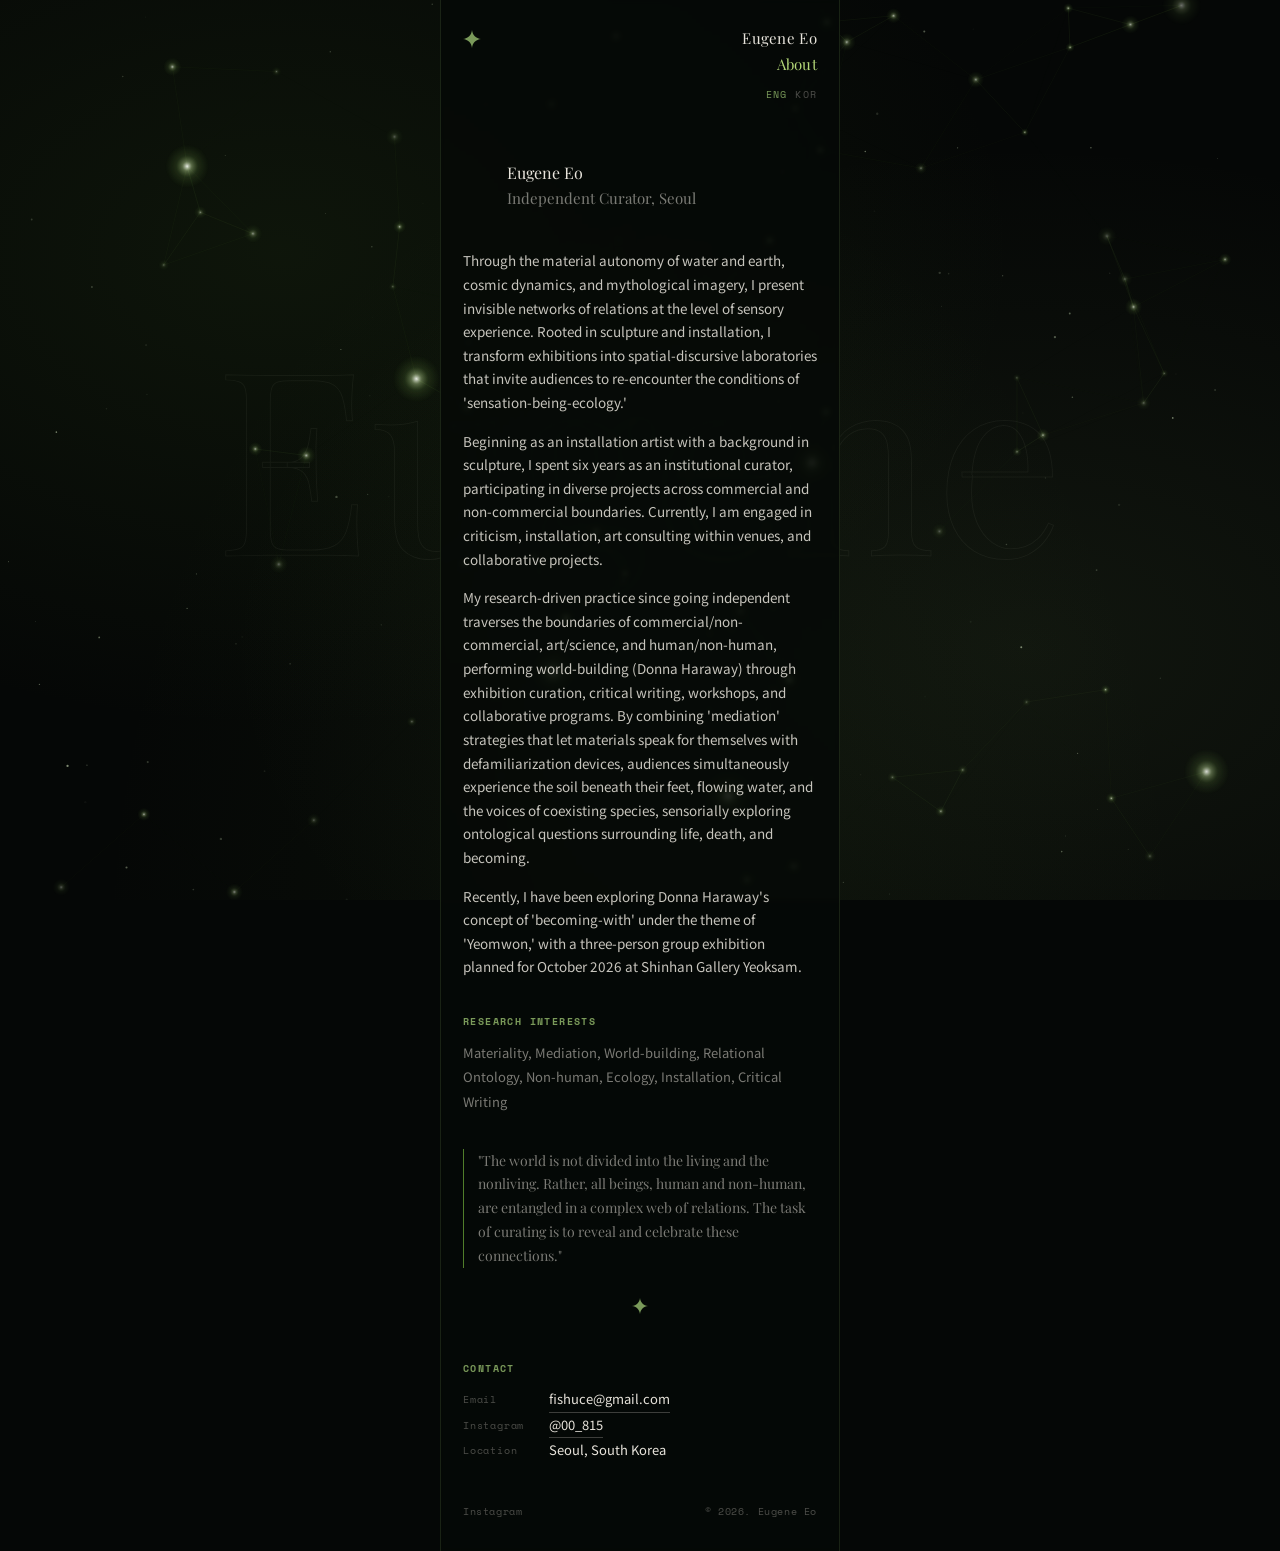
<file: about.html>
<!DOCTYPE html>
<html lang="en" data-lang="en">
<head>
    <meta charset="UTF-8">
    <meta name="viewport" content="width=device-width, initial-scale=1.0">
    <title>About | Eugene Eo</title>
    <link rel="preconnect" href="https://fonts.googleapis.com">
    <link rel="preconnect" href="https://fonts.gstatic.com" crossorigin>
    <link href="https://fonts.googleapis.com/css2?family=Playfair+Display:wght@400;600&family=Space+Mono:wght@400;700&family=Noto+Sans+KR:wght@400;500;600&family=Noto+Serif+KR:wght@400;600&display=swap" rel="stylesheet">
    <link rel="stylesheet" href="assets/style.css">
</head>
<body>
    <canvas id="sky" aria-hidden="true"></canvas>
    <div class="bg-word" aria-hidden="true">Eugene</div>

    <div class="page">
        <header class="top">
            <a href="index.html" class="mark" aria-label="Home">
                <svg viewBox="0 0 24 24" fill="currentColor" aria-hidden="true"><path d="M12 0c.6 6.6 5.4 11.4 12 12-6.6.6-11.4 5.4-12 12-.6-6.6-5.4-11.4-12-12C6.6 11.4 11.4 6.6 12 0z"/></svg>
            </a>
            <div class="top-nav">
                <a href="index.html">Eugene Eo</a>
                <a href="about.html" class="is-current">About</a>
                <div class="lang">
                    <button type="button" data-l="en">ENG</button>
                    <button type="button" data-l="ko">KOR</button>
                </div>
            </div>
        </header>

        <main>
            <div class="w-head fade">
                <h1 class="w-title"><span class="ko">어유진</span><span class="en">Eugene Eo</span></h1>
                <div class="w-sub">Independent Curator, Seoul</div>
            </div>

            <div class="prose fade">
                <div class="ko">
                    <p>물·땅이 지닌 물질 자율성과 우주적 역학, 신화적 이미지들을 매개로 보이지 않는 관계망을 감각의 차원으로 제시합니다. 조각·설치에 뿌리를 둔 전시를 공간-담론적 실험실로 삼아 관객이 '감각-존재-생태'의 조건을 다시 마주하도록 유도하는 일을 합니다.</p>
                    <p>조소과 출신 설치미술가로 시작해서 6년간 기관 소속 큐레이터로 상업과 비상업의 경계를 넘나드는 다양한 기획에 참여했고, 현재 비평, 설치, 베뉴 내 아트 컨설팅, 프로젝트 협력 등을 진행 중입니다.</p>
                    <p>독립 후의 연구 중심 실천은 상업/비상업, 예술/과학, 인간/비-인간 경계를 넘나들며 전시 기획, 비평적 글쓰기, 워크숍, 협업 프로그램 등을 통해 세계 만들기(world-building: 도나해러웨이)를 수행하는 것입니다. 물질이 스스로 말하게 하는 '매개(mediation)' 전략과 '낯설게 하기' 장치를 결합해 관객은 자신이 딛는 토양과 흐르는 물, 공존하는 종(species)의 목소리를 동시적으로 경험하며, 삶·죽음·생성을 둘러싼 존재론적 질문을 감각적으로 탐사하도록 해왔습니다.</p>
                    <p>최근 '염원'이라는 주제로 도나 해러웨이의 '함께-되기' 개념에 대해 풀어냈고, 신한갤러리 역삼에서 2026년 10월 3인 단체전으로 전시 예정입니다.</p>
                </div>
                <div class="en">
                    <p>Through the material autonomy of water and earth, cosmic dynamics, and mythological imagery, I present invisible networks of relations at the level of sensory experience. Rooted in sculpture and installation, I transform exhibitions into spatial-discursive laboratories that invite audiences to re-encounter the conditions of 'sensation-being-ecology.'</p>
                    <p>Beginning as an installation artist with a background in sculpture, I spent six years as an institutional curator, participating in diverse projects across commercial and non-commercial boundaries. Currently, I am engaged in criticism, installation, art consulting within venues, and collaborative projects.</p>
                    <p>My research-driven practice since going independent traverses the boundaries of commercial/non-commercial, art/science, and human/non-human, performing world-building (Donna Haraway) through exhibition curation, critical writing, workshops, and collaborative programs. By combining 'mediation' strategies that let materials speak for themselves with defamiliarization devices, audiences simultaneously experience the soil beneath their feet, flowing water, and the voices of coexisting species, sensorially exploring ontological questions surrounding life, death, and becoming.</p>
                    <p>Recently, I have been exploring Donna Haraway's concept of 'becoming-with' under the theme of 'Yeomwon,' with a three-person group exhibition planned for October 2026 at Shinhan Gallery Yeoksam.</p>
                </div>
            </div>

            <h2 class="label fade">Research Interests</h2>
            <p class="kw fade">Materiality, Mediation, World-building, Relational Ontology, Non-human, Ecology, Installation, Critical Writing</p>

            <p class="quote fade" style="margin-top:34px">"The world is not divided into the living and the nonliving. Rather, all beings, human and non-human, are entangled in a complex web of relations. The task of curating is to reveal and celebrate these connections."</p>

            <div class="spark" aria-hidden="true"><svg viewBox="0 0 24 24" fill="currentColor"><path d="M12 0c.6 6.6 5.4 11.4 12 12-6.6.6-11.4 5.4-12 12-.6-6.6-5.4-11.4-12-12C6.6 11.4 11.4 6.6 12 0z"/></svg></div>

            <h2 class="label fade" style="margin-top:0"><span class="ko">연락</span><span class="en">Contact</span></h2>
            <ul class="info-rows fade">
                <li><span class="k">Email</span><a href="mailto:fishuce@gmail.com">fishuce@gmail.com</a></li>
                <li><span class="k">Instagram</span><a href="https://instagram.com/00_815" target="_blank" rel="noopener">@00_815</a></li>
                <li><span class="k">Location</span><span><span class="ko">서울</span><span class="en">Seoul, South Korea</span></span></li>
            </ul>
        </main>

        <footer class="foot">
            <a href="https://instagram.com/00_815" target="_blank" rel="noopener">Instagram</a>
            <span>&copy; 2026. Eugene Eo</span>
        </footer>
    </div>

    <script src="assets/site.js"></script>
</body>
</html>
</file>
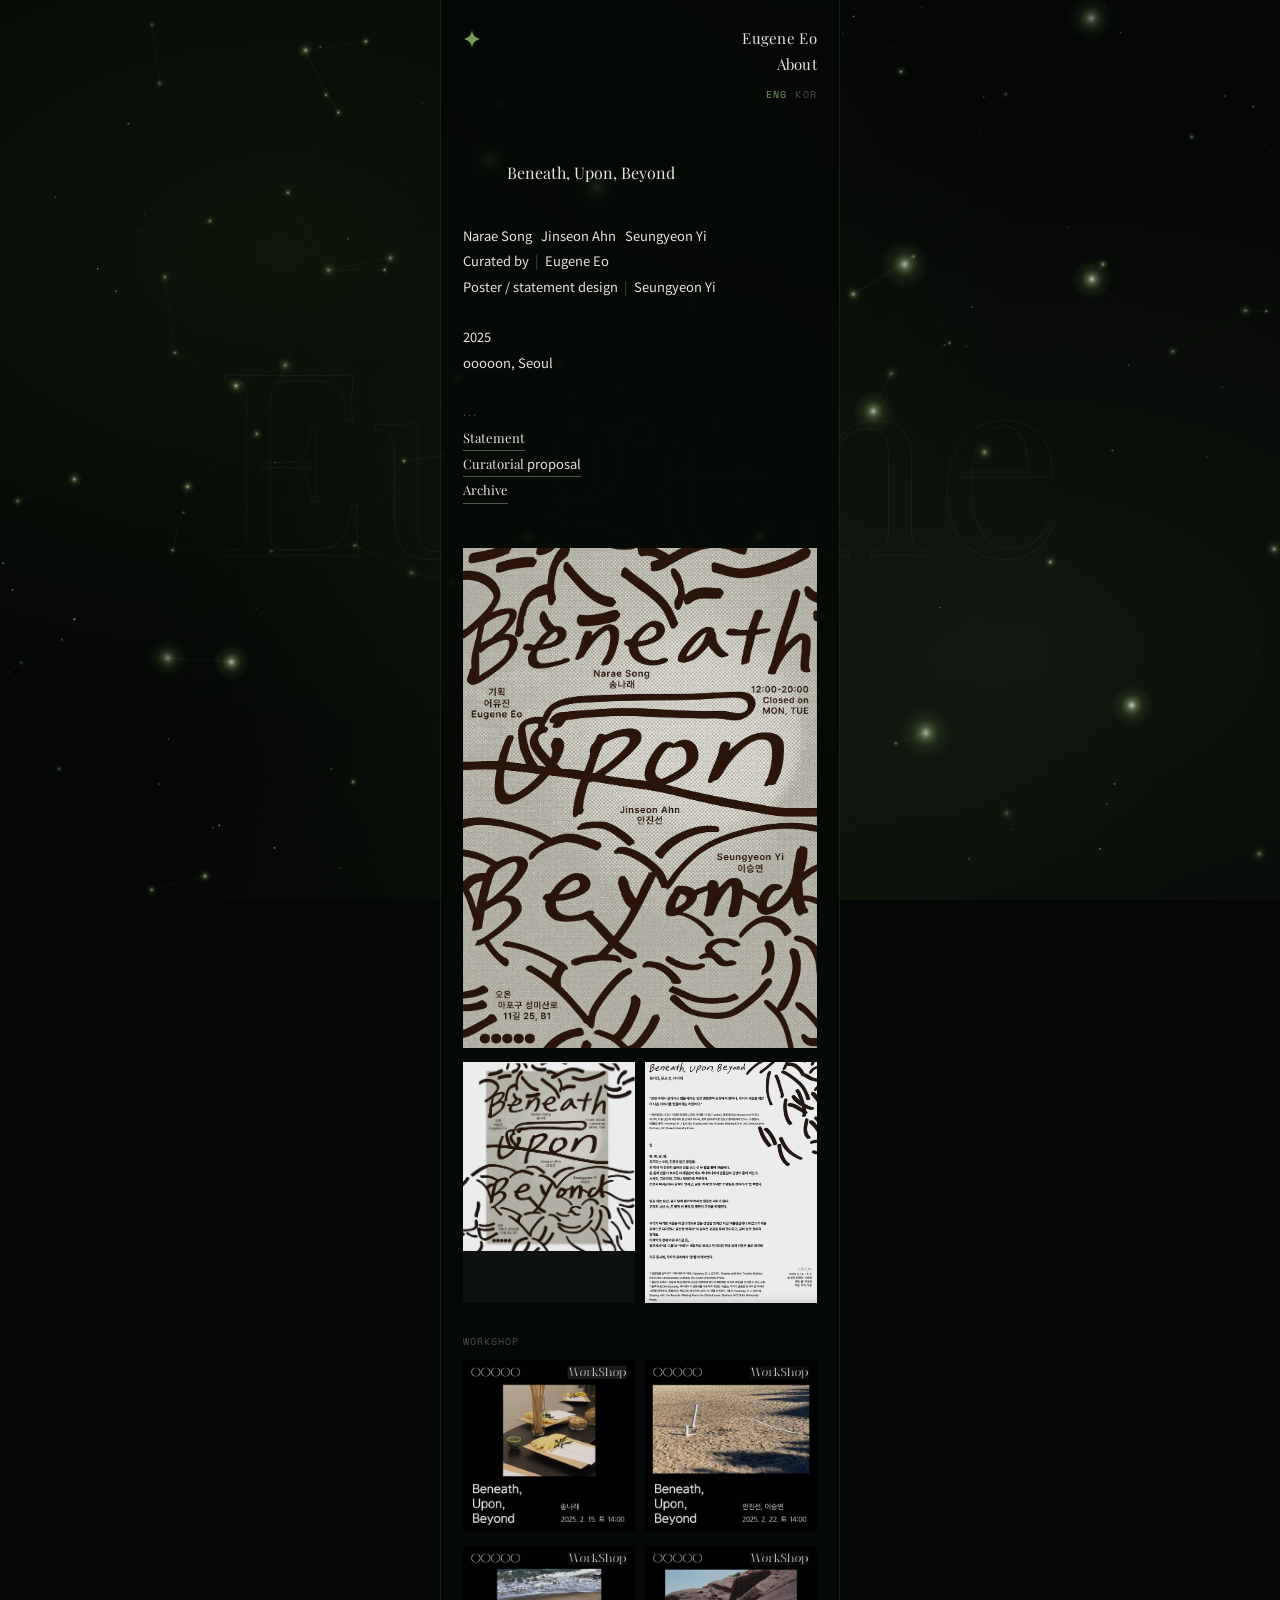
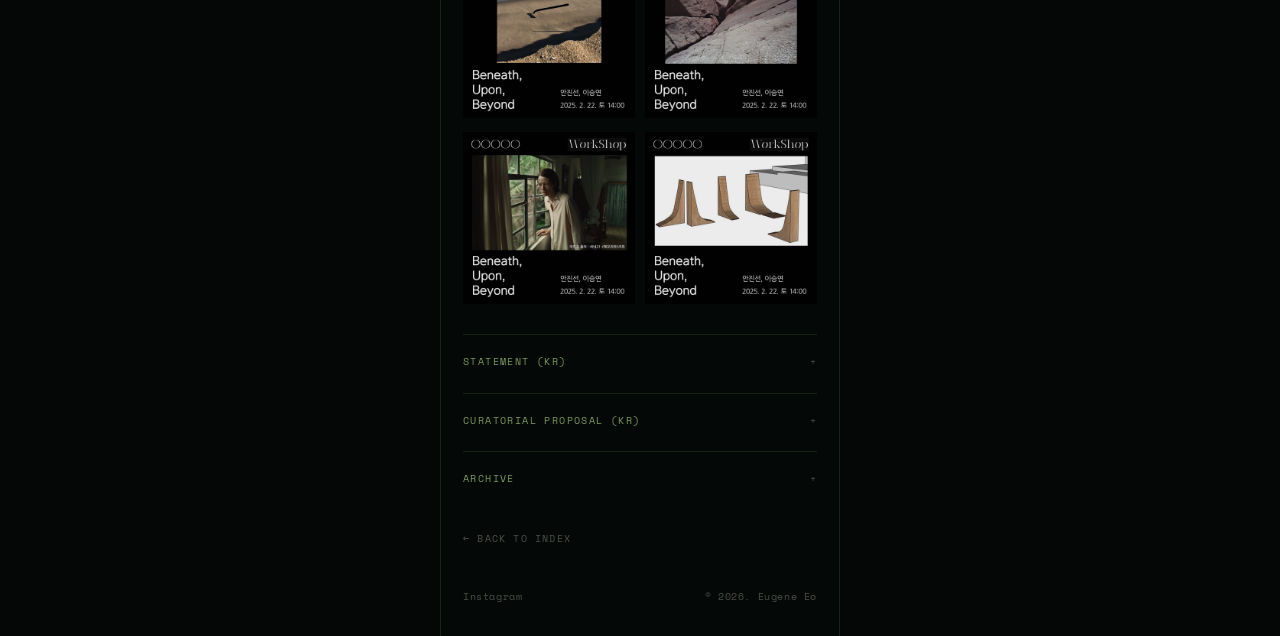
<file: work-beneath-upon-beyond.html>
<!DOCTYPE html>
<html lang="en" data-lang="en">
<head>
    <meta charset="UTF-8">
    <meta name="viewport" content="width=device-width, initial-scale=1.0">
    <title>Beneath, Upon, Beyond | Eugene Eo</title>
    <link rel="preconnect" href="https://fonts.googleapis.com">
    <link rel="preconnect" href="https://fonts.gstatic.com" crossorigin>
    <link href="https://fonts.googleapis.com/css2?family=Playfair+Display:wght@400;600&family=Space+Mono:wght@400;700&family=Noto+Sans+KR:wght@400;500;600&family=Noto+Serif+KR:wght@400;600&display=swap" rel="stylesheet">
    <link rel="stylesheet" href="assets/style.css">
</head>
<body>
    <canvas id="sky" aria-hidden="true"></canvas>
    <div class="bg-word" aria-hidden="true">Eugene</div>

    <div class="page">
        <header class="top">
            <a href="index.html" class="mark" aria-label="Home">
                <svg viewBox="0 0 24 24" fill="currentColor" aria-hidden="true"><path d="M12 0c.6 6.6 5.4 11.4 12 12-6.6.6-11.4 5.4-12 12-.6-6.6-5.4-11.4-12-12C6.6 11.4 11.4 6.6 12 0z"/></svg>
            </a>
            <div class="top-nav">
                <a href="index.html">Eugene Eo</a>
                <a href="index.html#about">About</a>
                <div class="lang">
                    <button type="button" data-l="en">ENG</button>
                    <button type="button" data-l="ko">KOR</button>
                </div>
            </div>
        </header>

        <main>
            <div class="w-head fade">
                <h1 class="w-title">Beneath, Upon, Beyond</h1>
            </div>

            <div class="w-info fade">
                <div><span class="ko">송나래 &nbsp; 안진선 &nbsp; 이승연</span><span class="en">Narae Song &nbsp; Jinseon Ahn &nbsp; Seungyeon Yi</span></div>
                <div><span class="ko">기획</span><span class="en">Curated by</span><span class="sep">|</span><span class="ko">어유진</span><span class="en">Eugene Eo</span></div>
                <div><span class="ko">포스터 / 서문 디자인</span><span class="en">Poster / statement design</span><span class="sep">|</span><span class="ko">이승연</span><span class="en">Seungyeon Yi</span></div>
                <br>
                <div>2025</div>
                <div><span class="ko">오온, 서울</span><span class="en">ooooon, Seoul</span></div>
            </div>

            <ul class="w-links fade">
                <li><span class="dots">. . .</span></li>
                <li><button type="button" data-open="st-intro"><span class="ko">서문</span><span class="en"><em>Statement</em></span></button></li>
                <li><button type="button" data-open="st-proposal"><span class="ko">전시 기획안</span><span class="en"><em>Curatorial</em> proposal</span></button></li>
                <li><button type="button" data-open="archive"><span class="ko">아카이브</span><span class="en"><em>Archive</em></span></button></li>
            </ul>

            <div class="grid lead">
                <figure><img src="images/beneath-poster.jpg" alt="Beneath, Upon, Beyond poster" loading="lazy"></figure>
                <figure><img src="images/beneath-poster2.jpg" alt="Beneath, Upon, Beyond poster 2" loading="lazy"></figure>
                <figure><img src="images/beneath-statement.jpg" alt="Beneath, Upon, Beyond curatorial statement" loading="lazy"></figure>
            </div>
            <p class="cap"><span class="ko">워크숍</span><span class="en">Workshop</span></p>
            <div class="grid square">
                <figure><img src="images/beneath-ws1.jpg" alt="Workshop 1" loading="lazy"></figure>
                <figure><img src="images/beneath-ws2.jpg" alt="Workshop 2" loading="lazy"></figure>
                <figure><img src="images/beneath-ws3.jpg" alt="Workshop 3" loading="lazy"></figure>
                <figure><img src="images/beneath-ws4.jpg" alt="Workshop 4" loading="lazy"></figure>
                <figure><img src="images/beneath-ws5.jpg" alt="Workshop 5" loading="lazy"></figure>
                <figure><img src="images/beneath-ws6.jpg" alt="Workshop 6" loading="lazy"></figure>
            </div>

            <details class="statement" id="st-intro">
                <summary><span class="ko">서문</span><span class="en">Statement (KR)</span></summary>
                <div class="body">
<div class="title-callout">《Beneath, Upon, Beyond》</div>
<p>'땅'을 매개로 만난 세 작가는 마치 땅에 뺨을 대는 행위처럼 미세한 각자의 시선을 풀어낸다. 인류세로 인해 인간이 절박하게 질문하게 된 생존과 생명의 의미를 탐구하며, 우리가 서 있는 땅과 공생의 가능성을 탐구한다. 땅에서 재배한 재료를 사용하는 송나래, 두 발 딛고 선 땅 위를 재인식하는 안진선, 땅 너머의 비인간 존재를 감각하는 이승연의 다채로운 이야기는 관객에게 경각심이 내재된 감각을 재인식하게끔 한다.</p>
<div class="credit"><span>포스터 / 서문 디자인. 이승연</span>
<span>서문 글. 어유진</span></div>
                </div>
            </details>
            <details class="statement" id="st-proposal">
                <summary><span class="ko">전시 기획안</span><span class="en">Curatorial proposal (KR)</span></summary>
                <div class="body">
<p>이번 전시에서 세 작가는 '땅'으로 매개된 각자의 시선을 풀어내기 위해 모였다. 땅으로부터 직접 재배한 재료, 불안 속에서 발을 딛고 있는 땅, 땅에 남아있는 진동을 통해 알아채는 비인간 존재에 대한 시선, 이 세 가지 이야기는 마치 땅에 뺨을 대는 행위처럼 미세한 결이 느껴진다. 그 미세하고 밀착된 감각을 평면과 입체, 공예와 순수를 넘나들며 하나의 명상적 미감으로 제시한다.</p>
<p>인류세로 인해 인간이 체감하는 이상기후와 자연 재해들은 어느덧 우리 일상 속 깊이 침투한 이야기가 되었다. 세 작가 또한 경각심이 내재된 새로운 인식 방법을 제시한다. 우리는 어떻게 생존할 것 인가? 생(生)은 무엇일까? 죽음은 무엇일까? 생물학자 도나 해러웨이가 《지구 생존 가이드》에서 종의 경계를 넘어서는 공생(sympoeisis) 가능성을 이야기했듯, 세 작가의 다양한 각도의 이야기들은 전시장에 들어선 관객으로 하여금 이 '땅' 위에서 우리가 서 있는 곳, 우리가 온 곳, 우리가 갈 곳에 대해 재인식하고 빠져들게 한다.</p>
<p>송나래는 자립하기 위한 일종의 바탕화면으로 땅을 인식한다. 안동에서 직접 재배한 자연물로 조형한 픽셀 형태를 '바탕화면이 되어주는 땅'으로부터 자립시키는 것이다. 이 픽셀 형태는 다양한 기능을 가진 채 테이블, 스툴, 조명, 화분 등의 오브제로 나타난다. 자연에서 자란 자연물과 인위적으로 가공된 재료들의 융합을 연구하는 작가는 Hemp(대마의 속대 껍질) 반죽을 주무르고 두드리는 반복적 행위로 마치 수행자처럼 작품에 에너지를 응축시킨다. 이 수행적 태도는 표면의 촉각을 자극하는 감각 너머, 작품 내면의 생명력을 품게 한다. 땅에서 시작해서 땅으로 가는 생명력. 그 순환 에너지의 과정을 관찰하기 위해 직접 농사를 짓고, 대마의 속대 껍질에서 나아가 합법적 부산물들로 재료를 연구하는 그의 바램은 픽셀인 조형물들이 바탕화면인 땅으로부터 잘 자립하고 그가 추구하는 균형 잡힌 세상에 숨 쉴 수 있도록 하는 것일테다. 균형은 양쪽 끝의 대립되는 성질들이 함께 관계 맺으며 일어나고, 이는 안진선의 조각에서 시각적 요소로 등장한다.</p>
<p>횡단보도를 건너기 위해 서 있다가 문득 발 아래의 불안을 느낀 안진선은 그 원인을 찾으려 도시를 관찰하기 시작했다. 발 딛고 서 있는 땅을 통해 퍼지는 진동에서 시작된 시선은 도시를 관찰하며 달리는 고속버스, 경기권을 진입한 밤 비행기 안의 시점으로 이동했다. 시점의 변화가 깃든 〈모서리〉는 작가가 공간을 인식하는 순서에 의해 전시장을 360°로 돌리고 큰 칼로 공간을 자르는 상상을 하며 시점에 깊이를 만든 작품이다. 작품을 따라 두 발을 디디고 서 있는 땅에서 시작되어 전시장 벽면, 천장으로 이동하는 관객의 시선은 공간을 재인식하게 된다. 그는 우리에게 친숙하지만 낯선 건축, 인테리어 재료들을 사용한다. 낯설어진 기시감 속에서 가볍고 무거운 것, 불안감과 안정감, 고정형과 조립형처럼 서로 반대되는 성질을 번갈아 배치하는 방법으로 설치된 작품들은 감각을 더욱 극대화한다. 일종의 '내진설계'와도 같은 설치와 조각 사이를 이동하며 관객은 물리적 불안전성과 도시의 다양한 요소들이 만들어낸 긴장감, 그리고 우리가 위치한 이 땅을 다시금 되돌이킬 수 있게 된다.</p>
<p>한편, 위의 진동과는 다르게 이승연이 감각하고자 하는 진동은 새로운 결로 보여진다. 이승연은 땅에 남은 진동을 통해 비인간 존재를 감각하고자 하기 때문이다. 부재하는 존재를 감각하던 순간을 기록해서 기억하려 하는 작가는 사라진 존재에 대해 탐구하며 흑연을 쌓아 올린다. 유령의 형상을 띈 평면과 입체 위, 수없이 반복해서 칠해지고 문질러진 연필은 마치 기억과 정념 속 뿌옇게 피어 오르는 분명한 존재의 흔적처럼 보인다. 작가가 어린 시절부터 겪어온 상실의 경험은 사라져간 역사적 존재와 그 기억을 담고 있는 장소에 대한 관심으로 이어졌다. 영화 〈메모리아〉에 나온 모든 것을 기억하는 존재는 나무, 바위, 콘크리트 같은 물질에 남아 있는 기억의 진동으로부터 이야기를 수집한다고 한다. 이승연은 그 존재처럼 작업을 통해 땅에 남아있는 진동을 기록한다. 땅에 남아있는 진동이 비인간 존재인 유령, 동물, 자연물들의 관점을 대변한다고 생각하며 그들을 지나치게 해석하지 않고, 심문하지 않고, 불필요한 강요를 하지 않으며 조용히 그들의 템포와 시선을 따라 관찰하고자 한다. 관객은 과학이 아직까지 없다고 증명하지 못한 낯설지만 낯익은 형상들을 감각하고 응시하며 빠져들게 된다.</p>
<p>모든 물질은 고유의 진동을 가지고 있다. 이런 진동은 때로는 다른 물질의 진동과 만나, 공명작용이 발생한다. 세 작가가 가진 고유의 진동과 땅에 대한 다채로운 재인식이 본 기획 전시로 모여 '땅'을 통해 울려 퍼질 수 있기를 바래 본다.</p>
<div class="credit"><span>글. 어유진</span></div>
                </div>
            </details>
            <details class="statement" id="archive">
                <summary><span class="ko">전시 아카이빙</span><span class="en">Archive</span></summary>
                <div class="body">
                    <!-- 링크 주소가 아직 비어 있는 항목입니다. URL을 넣으면 자동으로 링크로 표시됩니다. -->
                    <ul class="w-links archive-list">
                <li><span class="muted-item">Beneath, Upon, Beyond</span> <span class="muted">Archivist</span></li>
                <li><span class="muted-item">오온 (OhOn) — 전시 마지막 주말 안내</span> <span class="muted">Instagram</span></li>
                <li><span class="muted-item">오온 (OhOn) — 연계 토크 · 워크숍 마감</span> <span class="muted">Instagram</span></li>
                <li><span class="muted-item">루이즈더우먼 Louise the Women — LTW 포커스</span> <span class="muted">Instagram</span></li>
                <li><span class="muted-item">LTW 포커스: 안진선 X 이승연 작가</span> <span class="muted">Louise the Women News</span></li>
                    </ul>
                </div>
            </details>

            <a href="index.html#exhibition" class="back"><span class="ko">&larr; 목록으로</span><span class="en">&larr; Back to index</span></a>
        </main>

        <footer class="foot">
            <a href="https://instagram.com/00_815" target="_blank" rel="noopener">Instagram</a>
            <span>&copy; 2026. Eugene Eo</span>
        </footer>
    </div>

    <div class="lb" role="dialog" aria-label="Image viewer">
        <button type="button" class="x" aria-label="Close">close</button>
        <button type="button" class="prev" aria-label="Previous">&larr;</button>
        <img alt="">
        <button type="button" class="next" aria-label="Next">&rarr;</button>
        <div class="n"></div>
    </div>

    <script src="assets/site.js"></script>
</body>
</html>
</file>
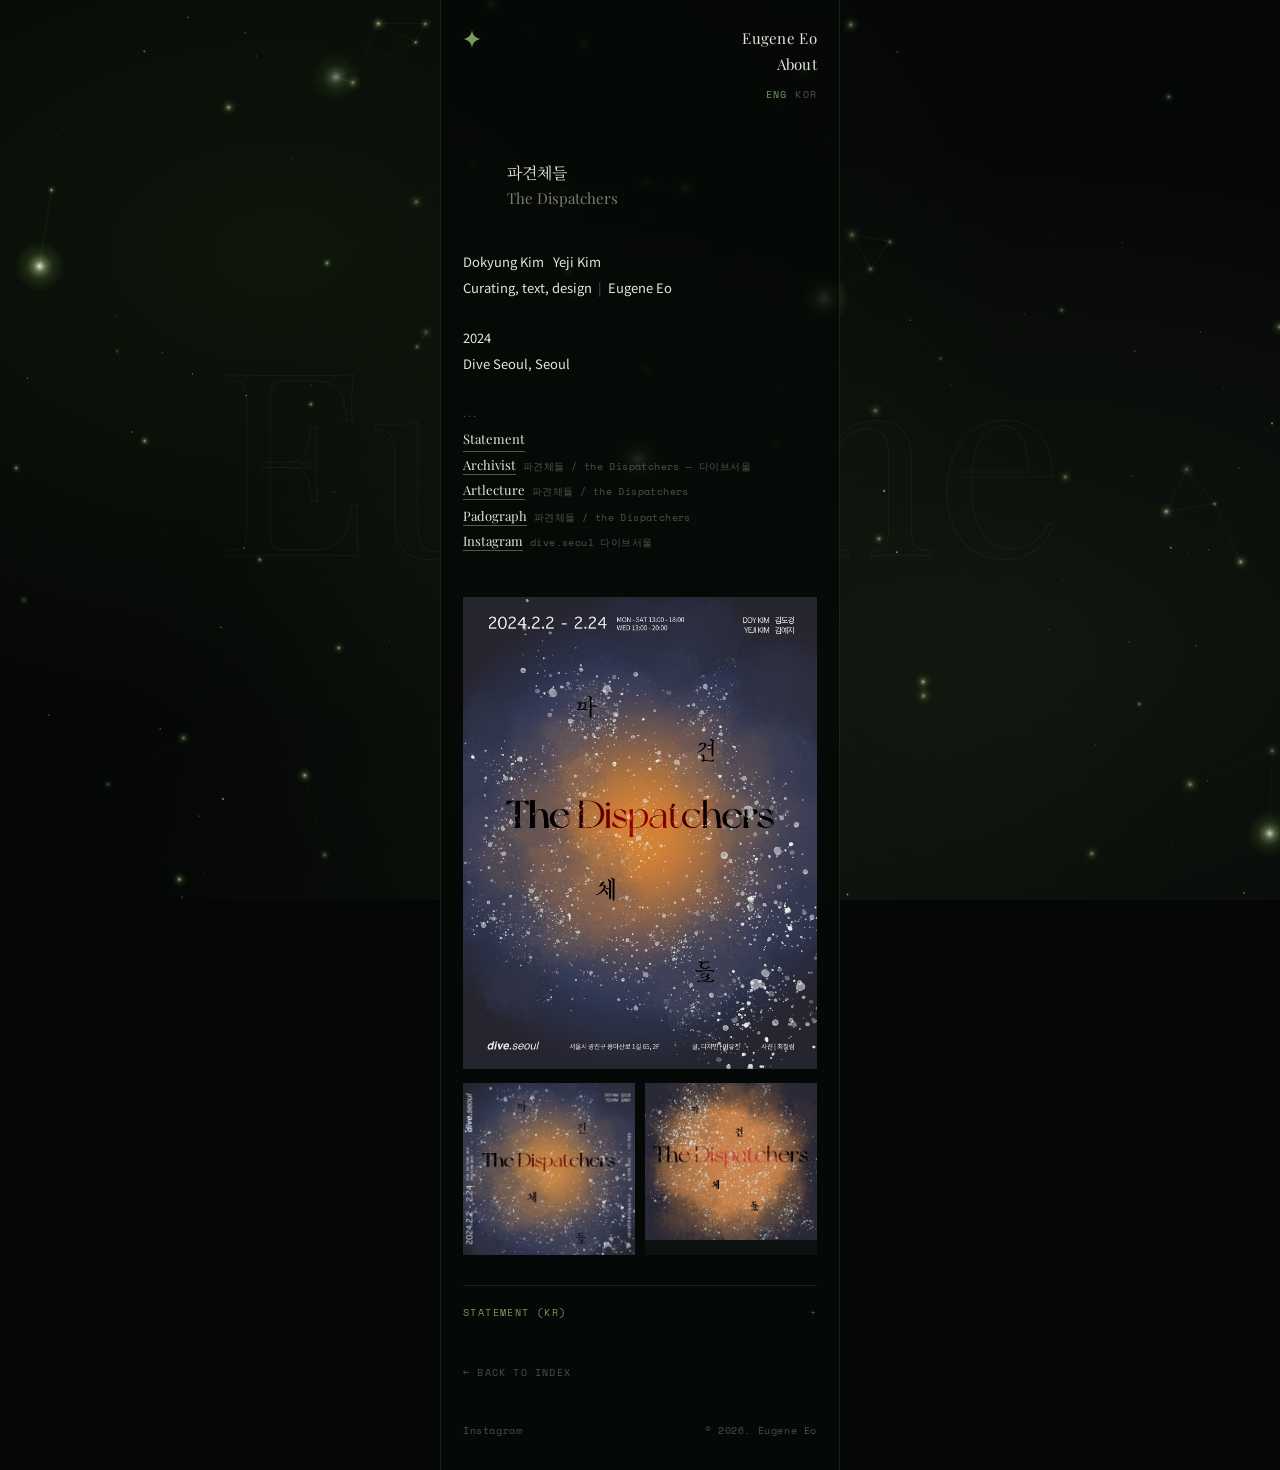
<file: work-dispatchers.html>
<!DOCTYPE html>
<html lang="en" data-lang="en">
<head>
    <meta charset="UTF-8">
    <meta name="viewport" content="width=device-width, initial-scale=1.0">
    <title>파견체들, The Dispatchers | Eugene Eo</title>
    <link rel="preconnect" href="https://fonts.googleapis.com">
    <link rel="preconnect" href="https://fonts.gstatic.com" crossorigin>
    <link href="https://fonts.googleapis.com/css2?family=Playfair+Display:wght@400;600&family=Space+Mono:wght@400;700&family=Noto+Sans+KR:wght@400;500;600&family=Noto+Serif+KR:wght@400;600&display=swap" rel="stylesheet">
    <link rel="stylesheet" href="assets/style.css">
</head>
<body>
    <canvas id="sky" aria-hidden="true"></canvas>
    <div class="bg-word" aria-hidden="true">Eugene</div>

    <div class="page">
        <header class="top">
            <a href="index.html" class="mark" aria-label="Home">
                <svg viewBox="0 0 24 24" fill="currentColor" aria-hidden="true"><path d="M12 0c.6 6.6 5.4 11.4 12 12-6.6.6-11.4 5.4-12 12-.6-6.6-5.4-11.4-12-12C6.6 11.4 11.4 6.6 12 0z"/></svg>
            </a>
            <div class="top-nav">
                <a href="index.html">Eugene Eo</a>
                <a href="index.html#about">About</a>
                <div class="lang">
                    <button type="button" data-l="en">ENG</button>
                    <button type="button" data-l="ko">KOR</button>
                </div>
            </div>
        </header>

        <main>
            <div class="w-head fade">
                <h1 class="w-title">파견체들</h1>
                <div class="w-sub">The Dispatchers</div>
            </div>

            <div class="w-info fade">
                <div><span class="ko">김도경 &nbsp; 김예지</span><span class="en">Dokyung Kim &nbsp; Yeji Kim</span></div>
                <div><span class="ko">기획 · 글 · 디자인</span><span class="en">Curating, text, design</span><span class="sep">|</span><span class="ko">어유진</span><span class="en">Eugene Eo</span></div>
                <br>
                <div>2024</div>
                <div><span class="ko">다이브서울, 서울</span><span class="en">Dive Seoul, Seoul</span></div>
            </div>

            <ul class="w-links fade">
                <li><span class="dots">. . .</span></li>
                <li><button type="button" data-open="st-intro"><span class="ko">서문</span><span class="en"><em>Statement</em></span></button></li>
                <li><a href="https://archivist.kr/exi?i=1707277859" target="_blank" rel="noopener"><em>Archivist</em></a> <span class="muted">파견체들 / the Dispatchers — 다이브서울</span></li>
                <li><a href="https://artlecture.com/project/10956" target="_blank" rel="noopener"><em>Artlecture</em></a> <span class="muted">파견체들 / the Dispatchers</span></li>
                <li><a href="https://padograph.com/ko/events/1756" target="_blank" rel="noopener"><em>Padograph</em></a> <span class="muted">파견체들 / the Dispatchers</span></li>
                <li><a href="https://www.instagram.com/p/C3WX1x0PHrk/" target="_blank" rel="noopener"><em>Instagram</em></a> <span class="muted">dive.seoul 다이브서울</span></li>
            </ul>

            <div class="grid lead">
                <figure><img src="images/dispatchers-poster.jpg" alt="파견체들, The Dispatchers poster" loading="lazy"></figure>
                <figure><img src="images/dispatchers-3.jpg" alt="파견체들, The Dispatchers" loading="lazy"></figure>
                <figure><img src="images/dispatchers-2.jpg" alt="파견체들, The Dispatchers" loading="lazy"></figure>
            </div>

            <details class="statement" id="st-intro">
                <summary><span class="ko">서문</span><span class="en">Statement (KR)</span></summary>
                <div class="body">
<div class="title-callout">《파견체들, The Dispatchers》</div>
<div class="novel-quote">
<p>'도시는 기이한 아름다움을 품고 있었다. 색채로 일렁이는 세계. 곳곳에 강렬한 원색의 물감들을 흩뿌려놓은 것처럼 빠짐없이 찬란했다. 도시를 점령한 범람체들이 각자 경쟁이라도 하듯 빛깔을 드러내고 있었다.</p>
<p>눈 앞의 범람체들이 태린에게 속삭이는 듯했다. 어서 가까이 와서 자신을 살펴보라고. 직접 만지고 냄새를 맡고 먹어보라고. "범람체는 인간을 미치게 한다. 이성을 집어삼켜 광기와 죽음에 빠뜨린다…" 그 사실을 잊지 않으려고 태린은 소리를 내어 중얼거렸다.</p>
<p>이 도시는 생명이 아니라 죽음으로 가득찬 곳이라고. 인간은 이 색채들 속에서 살아갈 수 없다고.'</p>
</div>
<div class="quote-source">* 김초엽, 《파견자들》 중</div>
<p>'나'라는 존재의 경계는 어디일지 의문을 품게 하는 김초엽 작가의 SF소설, 《파견자들》에 제시되는 가상세계의 모습은 위와 같다. 소설에서 주인공들은 지하에서 지상으로 파견된다. 무언가를 찾아 전달하고자 파견된 파견자들처럼 파견체들은 어떤 목적으로 세상에 생존하기 위해 파견된 것 일까.</p>
<p>김도경의 가상세계는 끈적하고 물컹한 질감으로 우리의 촉각을 곤두세우게 한다. 전시장을 둘러싼 디스토피아적인 풍경 속에서 거대한 동물 사체의 뼈, 죽은 생선의 뼈에서 살아 움직이며 꿈틀꿈틀 자라나는 것만 같은 촉수 이미지들, 심해에서 본 듯 낯익은 형상들을 찾아 하나하나 둘러보다 보면, 어느새 수많은 요소들이 새로운 세계로의 인식을 환기시킨다. 두 작가가 이번 전시를 통해 공유하며 작업한 이 기기괴괴한 심해의 생명체들은 관객으로 하여금 마치 외계같기도 하고 사후세계 같기도 한 신비로운 이(異)세계에 놓인 기분을 느끼게 한다.</p>
<p>다양한 SF적 요소들로 가득찬 공간의 한 가운데에 펼쳐진 김예지의 크리쳐(Creature) 생태계는 더욱 이세계로 초대된 확신을 심어준다. 그가 펼쳐낸 가상세계에서 크리쳐들은 마치 심해 생물이나 식물 혹은 외계 생명체같이도 보인다. 각기 다른 본연의 개성으로 자라난 크리쳐들은 저마다의 강렬한 생명력 넘치는 색채를 발산하며 공존하고 있다. 두 작가가 제시하는 가상세계의 크고 작은 요소들과 다양한 종(species)들은 생존을 목적으로 온전히 파견체로써의 역할을 수행한다. 이 귀여운 파견체들은 기묘하게 낯선 감각으로 시공간을 이어간다.</p>
<p>인류세로 인해 인간이 체감하는 이상기후와 자연 재해들은 어느덧 우리 일상 속 깊이 침투한 이야기가 되었다. 두 작가 또한 일종의 경각심이 내재된 새로운 스토리텔링을 보여준다. 우리는 어떻게 생존할 것 인가? 생(生)은 무엇일까? 생물학자 도나 해러웨이가 《지구 생존 가이드》에서 종의 경계를 넘어서는 잡종·기계·사이보그·뱀파이어·몬스터들과의 공생(sympoeisis) 가능성을 상상하는 우화를 이야기했듯, 둘의 가상세계는 새로운 종의 세상 속으로 우리를 초대한다. 김도경의 가상세계는 이분화된 천국과 지옥이 아닌 그 외의 새로운 사후세계로 구축되었다. 게임 속 퀘스트를 깨듯 여러 층으로 이뤄진 각 스테이지에서는 로켓이 날아가고, 눈사람이 태양을 갈망하고, 죽음에서 생명이 생겨난다. 또한 '생물학적으로 인종, 젠더는 불변으로 주어진 것이 아니라 사회·문화·정치적 관계에 의해 구성되는 것'이라는 해러웨이의 주장처럼 김예지의 크리쳐들은 그들이 자라온 환경과 먹어온 먹이, 생태계간의 관계에 따라 각 개성을 발현하게 된다. 인간과는 전혀 다른 모습을 하고 있지만 살아가는 모습과 성질이 인간과 같은 크리쳐들의 세상을 보다보면, 우리가 살아가는 일상과 눈 앞에 전시된 생태계 간의 경계는 눈녹듯 사라진다.</p>
<div class="credit">
<span>글. 어유진</span>
<span>디자인. 어유진</span>
</div>
                </div>
            </details>

            <a href="index.html#exhibition" class="back"><span class="ko">&larr; 목록으로</span><span class="en">&larr; Back to index</span></a>
        </main>

        <footer class="foot">
            <a href="https://instagram.com/00_815" target="_blank" rel="noopener">Instagram</a>
            <span>&copy; 2026. Eugene Eo</span>
        </footer>
    </div>

    <div class="lb" role="dialog" aria-label="Image viewer">
        <button type="button" class="x" aria-label="Close">close</button>
        <button type="button" class="prev" aria-label="Previous">&larr;</button>
        <img alt="">
        <button type="button" class="next" aria-label="Next">&rarr;</button>
        <div class="n"></div>
    </div>

    <script src="assets/site.js"></script>
</body>
</html>
</file>
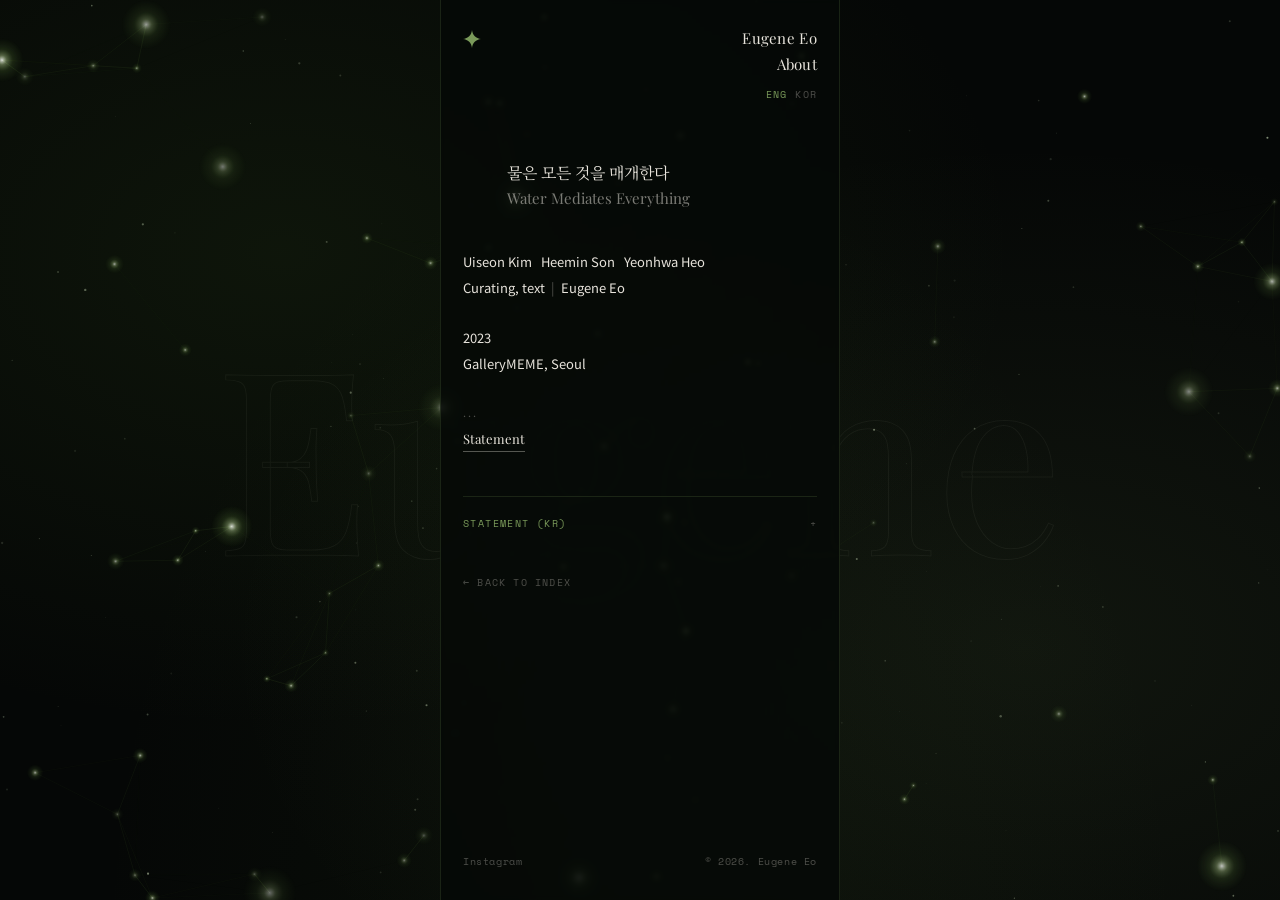
<file: work-water-mediates.html>
<!DOCTYPE html>
<html lang="en" data-lang="en">
<head>
    <meta charset="UTF-8">
    <meta name="viewport" content="width=device-width, initial-scale=1.0">
    <title>물은 모든 것을 매개한다 | Eugene Eo</title>
    <link rel="preconnect" href="https://fonts.googleapis.com">
    <link rel="preconnect" href="https://fonts.gstatic.com" crossorigin>
    <link href="https://fonts.googleapis.com/css2?family=Playfair+Display:wght@400;600&family=Space+Mono:wght@400;700&family=Noto+Sans+KR:wght@400;500;600&family=Noto+Serif+KR:wght@400;600&display=swap" rel="stylesheet">
    <link rel="stylesheet" href="assets/style.css">
</head>
<body>
    <canvas id="sky" aria-hidden="true"></canvas>
    <div class="bg-word" aria-hidden="true">Eugene</div>

    <div class="page">
        <header class="top">
            <a href="index.html" class="mark" aria-label="Home">
                <svg viewBox="0 0 24 24" fill="currentColor" aria-hidden="true"><path d="M12 0c.6 6.6 5.4 11.4 12 12-6.6.6-11.4 5.4-12 12-.6-6.6-5.4-11.4-12-12C6.6 11.4 11.4 6.6 12 0z"/></svg>
            </a>
            <div class="top-nav">
                <a href="index.html">Eugene Eo</a>
                <a href="index.html#about">About</a>
                <div class="lang">
                    <button type="button" data-l="en">ENG</button>
                    <button type="button" data-l="ko">KOR</button>
                </div>
            </div>
        </header>

        <main>
            <div class="w-head fade">
                <h1 class="w-title">물은 모든 것을 매개한다</h1>
                <div class="w-sub">Water Mediates Everything</div>
            </div>

            <div class="w-info fade">
                <div><span class="ko">김의선 &nbsp; 손희민 &nbsp; 허연화</span><span class="en">Uiseon Kim &nbsp; Heemin Son &nbsp; Yeonhwa Heo</span></div>
                <div><span class="ko">기획 · 글</span><span class="en">Curating, text</span><span class="sep">|</span><span class="ko">어유진</span><span class="en">Eugene Eo</span></div>
                <br>
                <div>2023</div>
                <div><span class="ko">갤러리밈, 서울</span><span class="en">GalleryMEME, Seoul</span></div>
            </div>

            <ul class="w-links fade">
                <li><span class="dots">. . .</span></li>
                <li><button type="button" data-open="st-intro"><span class="ko">서문</span><span class="en"><em>Statement</em></span></button></li>
            </ul>

            <details class="statement" id="st-intro">
                <summary><span class="ko">서문</span><span class="en">Statement (KR)</span></summary>
                <div class="body">
<div class="title-callout">《물은 모든 것을 매개한다》</div>
<p>《물은 모든 것을 매개한다》에서 세 작가는 심해에서의 호흡을 상상해 보라고 권유한다. 햇빛 한줄기 들지 않는 깊은 바닷속은 인류에겐 우주탐험보다 위험하고 어려운 극한의 대상이다. 김의선, 손희민, 허연화 3인 조각가는 자신들만의 고유한 호흡법으로 그 속을 유영한다. 모든 것이 정지되어 있는 듯한 심해의 암흑 속에서 낯선 감각을 동원하여 생명의 원시적 형태를 더듬어보고, 물의 근본적 물성을 찾아가고, 물과 관련된 기억의 단편들을 건져올린다. 세 작가의 여정은 각기 다르지만, 다다르게 되는 지점은 순환하는 전체성으로서의 물의 존재이다.</p>
<p>작가들은 물의 유동성과 가변성을 먼저 들여다본다. 동시에 각각의 다른 시선을 하나로 묶어낼 수 있는 것이 무엇일까에 대한 사유로 확장시켜간다. 그들은 '관찰자이자 채집자(김의선)', '근원에 대한 연구자(손희민)', '물리적 제약을 극복하는 실험가(허연화)'의 태도로 물의 본질을 탐구하는 단계를 거쳐 매개적 속성에 가닿는 과정을 보여준다.</p>
<p>김의선 작가는 스며드는 물의 성질에 의한 이질적인 것들과의 관계 맺기를 시간성의 개념으로 보여준다. 천천히 대상의 내부로 침투해 가는 물의 호흡을 지켜보다 보면 어느새 대상과의 경계가 무력해지는 순간을 마주하게 된다. 수직적이고 단단한 석고 덩어리가 물에 잠식당해가는 과정은 전시기간 동안 작품의 핵심으로 제시된다. 전시 초반 극히 미미하게만 보이는 물의 개입은 시간의 흐름에 따라 석고의 질감과 색깔의 변화 등 뚜렷한 침투의 흔적을 드러내며 범위를 확장해 간다. 작가가 직접 채집하여 이식한 식물 또한 전시장이라는 불안정한 환경에서도 성장을 이어가며 공간 속에 미세한 변화를 부여한다. 고요하고 은밀하게 스며드는 물의 물성은 견고한 타자를 전복시키는 힘이 되기도 하고, 동시에 작고 연약한 식물의 생장을 가능하게 하는 생명의 힘이 되기도 한다.</p>
<p>인류의 근원적 모습을 찾아가는 손희민 작가에게 미술 바깥의 다른 학문 영역과의 교류는 중요한 작업과정이다. 그가 구현해내는 태초의 생명체 형상은 판타지적 상상력에 의존하여 만들어진 그 어떤 것의 재현이 아니라, 생명과학자들과의 교류와 고증 단계를 거쳐 나온 결과물이다. 조각이라는 예술 장르를 과학적 검증의 장으로 연결시킨 탈경계의 급진적 실험에 비해 작품 제작 방식이 전통적이라는 점은 오히려 예상을 벗어나는 흥미로운 지점이기도 하다. 작가는 모든 생물의 공통 조상으로 여겨지는 해양 생물 '에디아카라 생물군'에 대한 정보를 토대로 생물학자의 드로잉을 관찰하며, 그로테스크하면서 몽환적 신비감이 뒤섞인 고생물을 제작하여 선보인다. 태고의 생명체 모습을 찾아가며 작가가 품었을 '생명이란 무엇인가?'라는 물음은, 지금 당장 우리 인류에겐 기후변화 등 생태계 위기와 관련된 더없이 무거운 질문이 되기도 한다.</p>
<p>허연화 작가는 '흐르는' 물질을 표현하기 위해 회화, 조각, 설치 장르의 요소들을 자유롭게 조합하여 구성한다. 작가가 경험한 다양한 층위의 시공간의 기억을 압축하여 펼쳐낸 흘러가는 풍경은 전시장이라는 공간의 제약을 벗어나 다른 차원의 감각을 향해 열리는 새로운 지각을 경험하게 한다. 작품에 의해 불러 일으켜진 물에 대한 기억들이 관객의 의식의 흐름으로 연결되면서 확장된 공간감의 상상을 가능하게 하기 때문이다. 평면의 회화와 3차원의 조각이 하나로 이어지고 작품의 내부와 외부가 뒤섞이고 교차하며 드러나는 물의 파편화된 이미지들은, 관객으로 하여금 파도가 몸에 부딪힐때 그 파동이 신체의 감각으로 연결되는 것과 같은 일련의 기억들을 일깨워준다. 관객의 지각이 물에 대한 일상적 기억을 매개로 공감각의 영역으로 노출되도록 이끌어지는 것이다.</p>
<p>매개는 관계 사이에서 기능한다. 따로이 존재할 수 없고 타자와의 관계 맺기 속에서 가능한 개념이다. 물을 주요 소재로 작품 세계를 구축해오고 있는 젊은 여성 조각가 3인이 이번 전시에서 들려주는 것은 그래서 관계에 관한 이야기이기도 하다. 무언가를 향해 다가가는 속도를 관찰하고, 신체와 물질의 관계를 탐색하고, 낯선 학문 영역의 문을 용기내어 두드리는 흥미롭고 기발한 실험들이 더욱 심화되고 확장되어가기를 바란다.</p>
<div class="credit">
<span>글. 어유진</span>
</div>
                </div>
            </details>

            <a href="index.html#exhibition" class="back"><span class="ko">&larr; 목록으로</span><span class="en">&larr; Back to index</span></a>
        </main>

        <footer class="foot">
            <a href="https://instagram.com/00_815" target="_blank" rel="noopener">Instagram</a>
            <span>&copy; 2026. Eugene Eo</span>
        </footer>
    </div>

    <div class="lb" role="dialog" aria-label="Image viewer">
        <button type="button" class="x" aria-label="Close">close</button>
        <button type="button" class="prev" aria-label="Previous">&larr;</button>
        <img alt="">
        <button type="button" class="next" aria-label="Next">&rarr;</button>
        <div class="n"></div>
    </div>

    <script src="assets/site.js"></script>
</body>
</html>
</file>
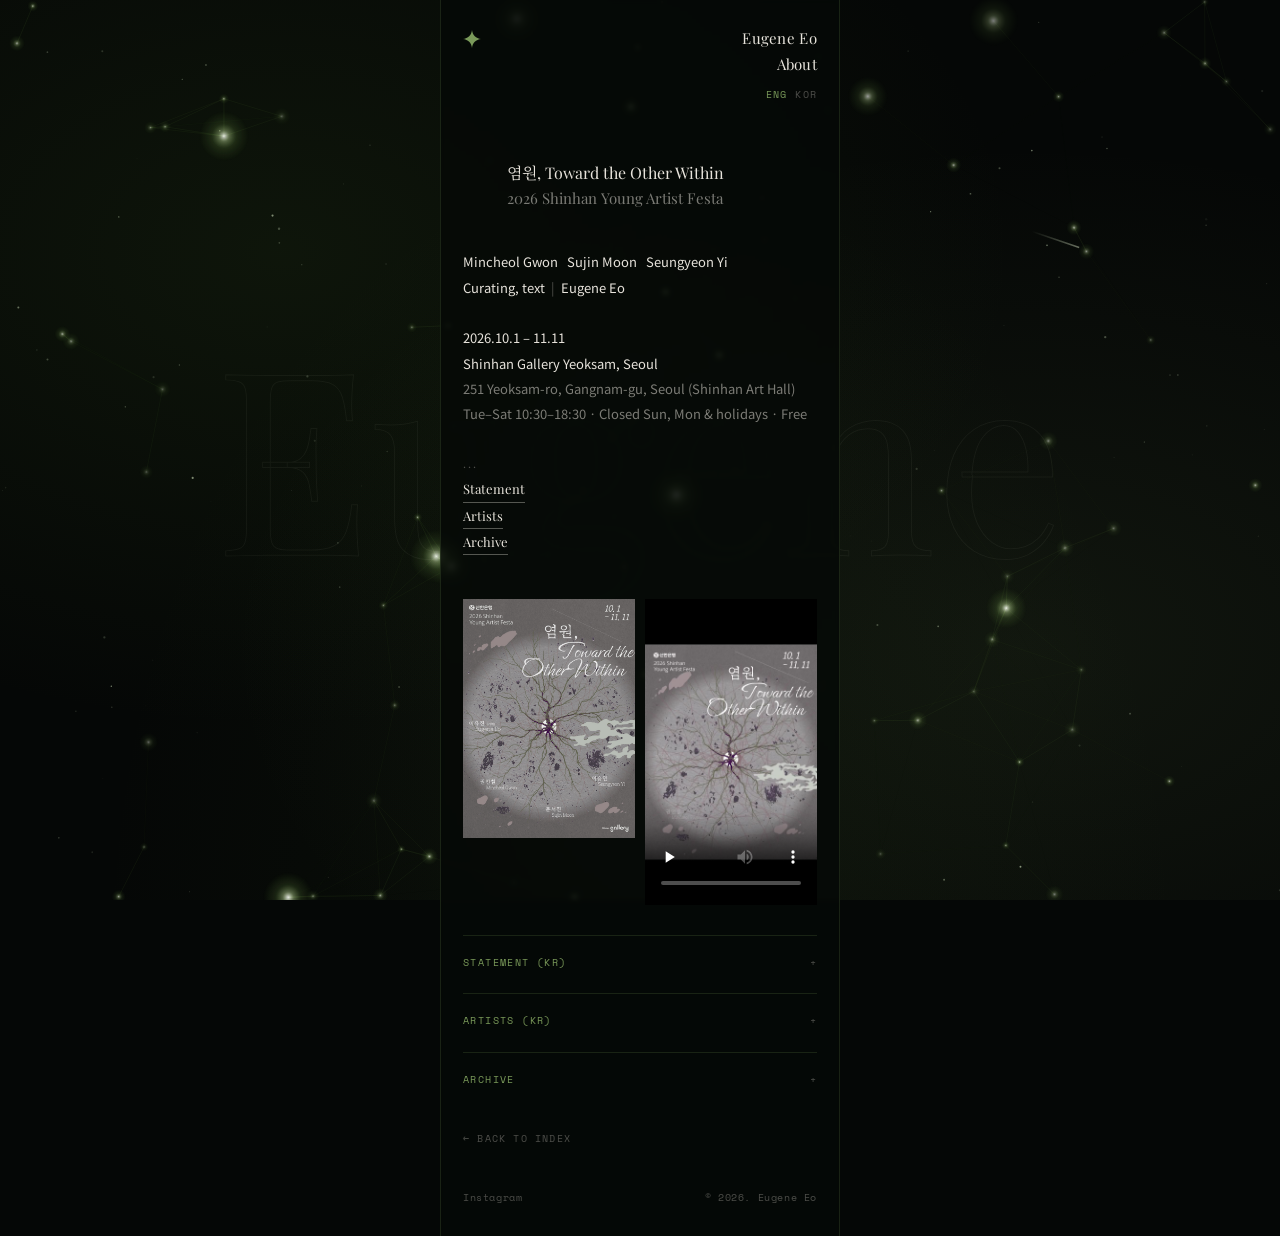
<file: work-yeomwon.html>
<!DOCTYPE html>
<html lang="en" data-lang="en">
<head>
    <meta charset="UTF-8">
    <meta name="viewport" content="width=device-width, initial-scale=1.0">
    <title>염원, Toward the Other Within | Eugene Eo</title>
    <link rel="preconnect" href="https://fonts.googleapis.com">
    <link rel="preconnect" href="https://fonts.gstatic.com" crossorigin>
    <link href="https://fonts.googleapis.com/css2?family=Playfair+Display:wght@400;600&family=Space+Mono:wght@400;700&family=Noto+Sans+KR:wght@400;500;600&family=Noto+Serif+KR:wght@400;600&display=swap" rel="stylesheet">
    <link rel="stylesheet" href="assets/style.css">
</head>
<body>
    <canvas id="sky" aria-hidden="true"></canvas>
    <div class="bg-word" aria-hidden="true">Eugene</div>

    <div class="page">
        <header class="top">
            <a href="index.html" class="mark" aria-label="Home">
                <svg viewBox="0 0 24 24" fill="currentColor" aria-hidden="true"><path d="M12 0c.6 6.6 5.4 11.4 12 12-6.6.6-11.4 5.4-12 12-.6-6.6-5.4-11.4-12-12C6.6 11.4 11.4 6.6 12 0z"/></svg>
            </a>
            <div class="top-nav">
                <a href="index.html">Eugene Eo</a>
                <a href="index.html#about">About</a>
                <div class="lang">
                    <button type="button" data-l="en">ENG</button>
                    <button type="button" data-l="ko">KOR</button>
                </div>
            </div>
        </header>

        <main>
            <div class="w-head fade">
                <h1 class="w-title">염원, Toward the Other Within</h1>
                <div class="w-sub">2026 Shinhan Young Artist Festa</div>
            </div>

            <div class="w-info fade">
                <div><span class="ko">권민철 &nbsp; 문서진 &nbsp; 이승연</span><span class="en">Mincheol Gwon &nbsp; Sujin Moon &nbsp; Seungyeon Yi</span></div>
                <div><span class="ko">기획 · 글</span><span class="en">Curating, text</span><span class="sep">|</span><span class="ko">어유진</span><span class="en">Eugene Eo</span></div>
                <br>
                <div>2026.10.1 &ndash; 11.11</div>
                <div><span class="ko">신한갤러리 역삼, 서울</span><span class="en">Shinhan Gallery Yeoksam, Seoul</span></div>
                <div class="dim"><span class="ko">서울시 강남구 역삼로 251, 신한아트홀 내</span><span class="en">251 Yeoksam-ro, Gangnam-gu, Seoul (Shinhan Art Hall)</span></div>
                <div class="dim"><span class="ko">화&ndash;토 10:30&ndash;18:30 · 일, 월, 공휴일 휴관 · 무료</span><span class="en">Tue&ndash;Sat 10:30&ndash;18:30 · Closed Sun, Mon &amp; holidays · Free</span></div>
            </div>

            <ul class="w-links fade">
                <li><span class="dots">. . .</span></li>
                <li><button type="button" data-open="st-intro"><span class="ko">서문</span><span class="en"><em>Statement</em></span></button></li>
                <li><button type="button" data-open="st-artists"><span class="ko">참여 작가</span><span class="en"><em>Artists</em></span></button></li>
                <li><button type="button" data-open="archive"><span class="ko">아카이브</span><span class="en"><em>Archive</em></span></button></li>
            </ul>

            <div class="grid media">
                <figure><img src="images/yeomwon-poster.jpg" alt="염원, Toward the Other Within poster" loading="lazy"></figure>
                <div class="vid">
                    <video src="media/yeomwon-trailer.mp4" poster="images/yeomwon-trailer-poster.jpg" controls playsinline preload="none" aria-label="염원, Toward the Other Within trailer"></video>
                </div>
            </div>

            <details class="statement" id="st-intro">
                <summary><span class="ko">서문</span><span class="en">Statement (KR)</span></summary>
                <div class="body">
                    <div class="title-callout">《염원, Toward the Other Within》</div>
                    <p>신한갤러리는 2026년 10월 1일부터 11월 11일까지 ‘2026 Shinhan Young Artist Festa’ 그룹 공모전에 선정된 작가 권민철, 문서진, 이승연, 기획자 어유진의 《염원, Toward the Other Within》을 개최한다.</p>
                    <p>우리는 무엇을 위해 계속 상상하고, 관계 맺기를 반복하고, 땅 위를 걷고, 손짓하는 걸까. 이건 아마 타자를 향한 조응의 염원일 것이다. 그 타자도 사실은 이미 우리 안에 와있는지도 모른다. 그렇기에 우리는 염원을 무언가를 막연하게 바라는 마음이 아닌 우리가 향해있는 방향과 실천적 태도로서 제시하려 한다.</p>
                    <p>전시장에는 염원의 세 가지 태도가 있다. 누군가는 만나본 적 없는 이가 쓰던 것 같은 컵과 신발을 떠내고, 그가 느꼈을 감상으로 가득한 방을 미리 차려 둔다. 누군가는 생을 다한 식물을 짓이겨 종이를 뜨고, 그 안에 씨앗을 심어 불탄 땅 위에 흩뿌린다. 누군가는 사라진 존재가 남긴 흔적을 손끝으로 더듬고 문지르며 두텁게 쌓인 시간의 지층을 파낸다. 이 행위들은 아무것도 보증하지 않는다. 기다리는 당신은 예정된 날에 도착하지 않고, 씨앗은 발아를 약속하지 않으며, 사라진 것은 돌아오지 않는다. 그렇다면 세 작가는 무엇을 위해 이토록 공들여 몸을 움직이는가.</p>
                    <p>이 전시는 그 대답의 자리에 염원을 놓는다. 여기서 염원은 이루어지기를 빌고 마는 마음이 아니라, 결핍을 서둘러 메우지도, 없는 셈 치지도 않은 채, 부재를 향해 몸을 돌려 두는 자세다. 도나 해러웨이는 위태로운 세계와 다시 관계 맺는 일을 응답-능력(response-ability)<sup>1</sup> 이라 불렀다. 자신의 취약함을 아는 존재가 타자와의 관계 맺기를 지속하며 세계를 향해 계속 응답하는 것. 그 응답이 반복되는 동안 바람은 감정에 머물지 않고 태도로서 작동하며, 인간과 비인간이 함께-되어가는(becoming-with)<sup>2</sup> 관계의 자리를 여는 실천적 행위가 된다.</p>
                    <p>권민철은 부재하는 이의 방에 들어가는 듯한 설치로 그의 자리를 차려 두는 태도를 보여준다. 일상에서 관습적으로 통용되는 개념에 깃든 추상적 이상성을 좇으며, 물질적 조형으로 빚어지는 과정에서 발생하는 불완전성을 제시하는 작가는 대상에 내포된 상투적 감각을 다양한 주관의 형태로 해체하고 확장한다. ‘아직 만나지 못한 당신’이 쓰던 것 같은 사물들을 조각가 주변의 흔한 재료들로 떠내고, ‘완벽한’ 날씨의 하늘이 프린트된 커튼을 걸어 둔다. 조심스레 살살 만져야 할 것만 같은 그의 작업들은 제목을 힌트로 비가시적인 존재를 상상하는 즐거움을 선사한다. 상투적이어서 누구의 것도 될 수 있는 이미지들 속에서 부재는 오히려 또렷해지고, 그 빈자리의 타자를 상상으로 채우며 주체에게 이미 내재된 타자를 인지하는 일은 관객의 몫으로 남는다. 자리를 마련하는 것이 아직 오지 않은 시간에 대해 상상하는 일의 반복이라면, 문서진에게 염원은 심고 뿌리고 떠도는 일의 반복이다.</p>
                    <p>문서진은 해외와 한국을 떠돌고 머문 장소에서 얻은 ‘생을 다한 식물의 몸’으로 종이를 뜨고, 그 안에 씨앗을 심는다. 종이가 무너지고 분해되어야만 씨앗은 발아하므로, 그의 작업에서 도래는 언제나 소멸을 경유한다. 산불이 지나간 활공장 위로 씨앗 종이를 흩뿌리는 파종의 몸짓은 숲의 귀환을 보증하지 못한다. 그럼에도 사람의 활공과 바람과 열과 기후와 씨앗이 한데 얽혀 이루어 내는 이 행위는, 상실한 땅을 향해 내미는 응답의 가장 구체적인 형상이 된다. 거대한 활공과 파종이 펼쳐지는 영상 앞에는 순환되는 시간성이 유예된 채 한 장의 거대한 종이로서 관객의 눈앞에 서 있고, 이를 마주하는 전시장은 감각-존재-생태의 조건을 느끼는 장소가 된다. 이렇게 소멸을 전제한 작가의 노동은 매일 꽁꽁 언 호수 위로 걸어가 눈을 퍼서 산을 만드는 일로부터 시작되었다. 『호수 일지』를 통해 생생하게 전해오는 그의 심리적 고백은 언제 깨질지 모르는 얼음 위에서 곧 녹아 없어질 산을 만드는 행위의 반복과 땀방울을 우리에게 전해주며 경외감마저 느껴지게 하는 실천적 태도이다. 사라질 것을 만드는 손이 있다면, 이미 사라진 것을 더듬는 손도 있다.</p>
                    <p>이승연은 비선형적 시간과 두텁게 쌓인 역사의 지층을 파헤쳐, 장소에 남은 비인간 존재와 관계 맺기를 시도한다. 그의 신작은 일본의 한 지진 피해 지역, 오랜 세월 파도에 깎여온 해식애(海蝕崖)를 직접 찾아가 보고 만지고 사진으로 담아온 경험에서 출발한다. 파내는 동시에 쌓아 올리는 손의 운동은 땅이 오래도록 축적해온 지질학적 시간과 재난이 새긴 사건의 시간, 그리고 그것을 더듬는 작가의 현재의 몸을 하나의 면 위에 포갠다. 강한 촉각 충동을 부르는 그 표면을 관람객이 만지는 순간, 또 하나의 시제가 겹쳐진다. 여기서 시간은 결코 한 방향으로 흐르지 않는다. 작가는 사라진 존재들을 해석하거나 궁금해하지 않고 조용히 그들을 응시하며, 인간의 시간 바깥에서도 여전히 이어지는 진동에 응답한다. 사라진 것과 아직 오지 않은 것이 한 표면 위에서 함께 진동하는 이 비선형적 시간성이야말로, 비인간 존재의 시간과 인간의 감각이 비로소 마주쳐 함께-되어가는 조응의 자리다.</p>
                    <p>재료도 형상도 다르지만 세 갈래 태도와 반복되는 몸짓들은 같은 곳을 향해 있다. 아직 오지 않았거나 이미 사라져 끝내 확인되지 않을 타자들을, 그럼에도 관계를 지속하려 붙들어 두는 일. 전시장에서 당신은 하늘을 밀고 누군가의 방에 들어서고, 발아를 기다리다 유예된 시간 속의 씨앗 곁에 서고, 지층에서 막 파낸 듯한 형상들 앞에 다다를 것이다. 무언가를 바란다는 것은 이미 응답하기 시작했다는 것. 이 방들을 지나는 동안, 그 자세가 잠시 당신의 몸에 겹쳐지기를 바란다.</p>
                    <ol class="notes">
                        <li>도나 해러웨이가 『트러블과 함께하기(Staying with the Trouble)』(2016)에서 제시한 개념. 기존의 '책임(responsibility)'을 해체하여 '응답(response)'과 '능력(ability)'으로 다시 쓴 말이다. 도덕적 의무나 사후적 부담이 아니라, 타자와의 관계 속에서 서로가 응답할 수 있는 역량을 함께 길러 내는 일을 뜻한다. 해러웨이에게 응답-능력은 홀로 갖추는 자질이 아니라 관계 안에서 배양되는 상호적 능력이며, 취약한 세계에 응답하기를 멈추지 않는 태도로서 실천된다. Donna J. Haraway, Staying with the Trouble: Making Kin in the Chthulucene (Durham: Duke University Press, 2016).</li>
                        <li>해러웨이가 『종이 만날 때(When Species Meet)』(2008)와 『트러블과 함께하기』에서 전개한 관계적 존재론의 핵심 개념. 개별 존재가 먼저 완결된 채 존재하다가 나중에 관계를 맺는 것이 아니라, 서로 얽히는 관계 속에서 비로소 각자가 무엇이며 누구인지가 형성된다는 사유다. "존재는 관계에 앞서지 않는다"는 명제로 요약되며, 인간과 비인간을 포함한 이질적 파트너들이 서로를 만들어 가는 공동의 세계 짓기(world-making)를 가리킨다. Donna J. Haraway, When Species Meet (Minneapolis: University of Minnesota Press, 2008).</li>
                    </ol>
                    <div class="credit"><span>글. 어유진</span></div>
                </div>
            </details>
            <details class="statement" id="st-artists">
                <summary><span class="ko">참여 작가</span><span class="en">Artists (KR)</span></summary>
                <div class="body">
                    <h3 class="artist"><span>권민철</span> Mincheol Gwon</h3>
                    <p>일상에서 상투적으로 통용되는 서정적인 이미지들에 깃든 관념에 관심이 있다. 이상적이거나 정제된 심상을 물질적 조형으로 만드는 과정에서 발생하는 불완전성을 제시함으로써, 대상에 내포된 정형적 감각을 다양한 주관의 형태로 해체하고 확장한다. 개인전 《The Perfect Weather》(아트센터예술의시간, 서울, 2026), 《만나본 적 없는 당신에게》(플루리포텐트 아트 스페이스, 서울, 2024)를 열었고, 단체전 《누가 우리 나무에 밀가루를 뿌렸나》(더나르떼, 남양주, 2025), 《The Society》(김세중미술관, 서울, 2024) 등에 참여했다.</p>
                    <h3 class="artist"><span>문서진</span> Sujin Moon</h3>
                    <p>조각을 몸을 쓰는 일로 여긴다. 얼어붙은 호수 위에 눈을 쌓아 섬을 만들고 머문 땅에서 거둔 식물을 삶고 짓이겨 종이를 뜨는 수행과 같은 반복의 몸짓은, 밀물에 지워지고 눈처럼 녹고 씨앗으로 발아하며 자연의 시간으로 건너간다. 결과보다 과정의 경험을 중시하는 그에게, 모든 것이 사라진 뒤에도 작업에 남는 것은 태도다. 개인전 《뿌리내리며 떠돌아다니는》(CR콜렉티브, 서울, 2025), 《맨질맨질하고 딱딱한 삶에 대한》(레인보우큐브, 서울, 2022), 《살아있는 섬》(CICA 미술관, 김포, 2020)을 열었고, 단체전 《불의 씨앗》(시안미술관, 영천, 2026), 《마당: 마중합니다 당신을》(수원시립미술관, 수원, 2023), 《Skyline Forms On Earthline》(두산갤러리, 서울, 2022) 등에 참여했으며 얀 반 에이크 아카데미(네덜란드), The Studios at MASS MoCA(미국) 등의 레지던시를 거쳤다.</p>
                    <h3 class="artist"><span>이승연</span> Seungyeon Yi</h3>
                    <p>부재하는 존재를 감각한 순간을 기록해 기억한다. 마치 고고학적 행위처럼, 비인간 존재의 흔적과 두텁게 쌓인 역사의 지층을 파헤치고 장소에 남은 기억의 진동을 더듬어 평면과 입체로 옮긴다. 이를 통해 개인의 상실과 죽음을 이해하는 방식이 세상을 이해하는 방식과 연결되는 지점을 드러내고자 한다. 개인전 《먼지와 연기》(전시공간, 서울, 2025), 《Echoes of Memory》(IMF Seoul, 서울, 2024)를 열었고, 단체전 《바닐라》(캡션 서울, 서울, 2026), 《마음 이완》(챔버, 서울, 2026), 《Beneath, Upon, Beyond》(오온, 서울, 2025), 《사랑하는 마음으로》(Gallery Towed, 도쿄, 2024), 《페리지윈터쇼》(페리지갤러리, 서울, 2022, 2025) 등에 참여했다.</p>
                </div>
            </details>
            <details class="statement" id="archive">
                <summary><span class="ko">전시 아카이빙</span><span class="en">Archive</span></summary>
                <div class="body">
                    <ul class="w-links archive-list">
                        <li><a href="https://archivist.kr/exi?i=1789377947" target="_blank" rel="noopener">《염원, Toward the Other Within》 전시 정보</a> <span class="muted">아키비스트 archivist</span></li>
                        <li><a href="https://www.artbava.com/exhibits/%EC%97%BC%EC%9B%90-toward-the-other-within" target="_blank" rel="noopener">염원, Toward the Other Within</a> <span class="muted">아트바바 ARTBAVA</span></li>
                        <li><a href="https://gallrmap.com/exhibitions/toward-the-other-within-mincheol-gwon-sujin-moon-seungyeon-yi-2056/" target="_blank" rel="noopener">염원 | 권민철, 문서진, 이승연</a> <span class="muted">gallr (gallrmap)</span></li>
                        <li><a href="https://www.beautifulshinhan.co.kr/servShcaInqy6010.do?genActiontypeCd=2ACT1010&amp;contId=2026091000000002&amp;galleryCd=GALL0020" target="_blank" rel="noopener">갤러리 전시 상세: 염원, Toward the Other Within</a> <span class="muted">신한은행 신한갤러리 (아름다운은행)</span></li>
                        <li><a href="https://www.daljin.com/?WS=21&amp;BC=gdv&amp;GNO=D111748" target="_blank" rel="noopener">전시 상세정보: 염원, Toward the Other Within</a> <span class="muted">서울아트가이드 (김달진미술연구소)</span></li>
                        <li><a href="https://www.instagram.com/p/DdSg5RZmb5f/" target="_blank" rel="noopener">Upcoming Exhibition 염원 Toward the Other Within</a> <span class="muted">Instagram @neolook_kr</span></li>
                        <li><a href="https://www.instagram.com/p/Dd5qKm1CT3u/" target="_blank" rel="noopener">Seoul Exhibition Openings: September 28 – October 4</a> <span class="muted">Instagram @seoulartfriend</span></li>
                        <li><a href="https://www.instagram.com/p/DdySU8npddM/" target="_blank" rel="noopener">전시 소식 및 오프닝 리셉션 안내</a> <span class="muted">Instagram @00_815</span></li>
                        <li><a href="https://www.instagram.com/p/DeEgySZmIad/" target="_blank" rel="noopener">#LTW_news 10월 1주차 멤버 전시 소식</a> <span class="muted">Instagram @louisethewomen</span></li>
                        <li><a href="https://www.instagram.com/p/Ddyq3gJEoRL/" target="_blank" rel="noopener">10월 1주 차 서울 전시 소식 (위클리아트 PICK)</a> <span class="muted">Instagram @weeklyart_101</span></li>
                        <li><a href="https://www.facebook.com/ShinhanBank/posts/1632473108918434/" target="_blank" rel="noopener">신한갤러리의 전시가 궁금하다면? 작가와 기획자가 직접 소개하는 영상</a> <span class="muted">Facebook 신한은행 (Shinhan Bank)</span></li>
                        <li><a href="https://www.facebook.com/neolook.kr/posts/1369743808475326/" target="_blank" rel="noopener">Upcoming Exhibition 염원 Toward the Other Within</a> <span class="muted">Facebook neolook.kr</span></li>
                        <li><a href="https://www.threads.com/@weeklyart_101/post/DdyqlLsFMxI" target="_blank" rel="noopener">10월 1주 차 서울 전시 소식</a> <span class="muted">Threads @weeklyart_101</span></li>
                        <li><a href="https://x.com/neolook_kr/status/2099669676322378114" target="_blank" rel="noopener">염원 / Toward the Other Within 권민철_문서진_이승연展</a> <span class="muted">X @neolook_kr</span></li>
                        <li><a href="https://www.youtube.com/watch?v=QlWGS5AuD74" target="_blank" rel="noopener">[신한갤러리] 《염원, Toward the Other Within》, ~11. 11</a> <span class="muted">YouTube 신한은행</span></li>
                        <li><a href="https://blog.naver.com/picklabup/224432858466" target="_blank" rel="noopener">서울 무료 전시 추천｜신한갤러리 《염원》, 사라진 것과 관계 맺는 세 가지 방법</a> <span class="muted">네이버 블로그 picklabup(픽랩업)</span></li>
                        <li><a href="https://koreaartguide.com/bbs/board.php?bo_table=archive&amp;wr_id=11512" target="_blank" rel="noopener">염원, Toward the Other Within</a> <span class="muted">코리아 아트 가이드</span></li>
                        <li><a href="https://neolook.com/archives/20260930d" target="_blank" rel="noopener">염원 / Toward the Other Within 권민철_문서진_이승연展</a> <span class="muted">네오룩 neolook.com</span></li>
                    </ul>
                </div>
            </details>

            <a href="index.html#exhibition" class="back"><span class="ko">&larr; 목록으로</span><span class="en">&larr; Back to index</span></a>
        </main>

        <footer class="foot">
            <a href="https://instagram.com/00_815" target="_blank" rel="noopener">Instagram</a>
            <span>&copy; 2026. Eugene Eo</span>
        </footer>
    </div>

    <div class="lb" role="dialog" aria-label="Image viewer">
        <button type="button" class="x" aria-label="Close">close</button>
        <button type="button" class="prev" aria-label="Previous">&larr;</button>
        <img alt="">
        <button type="button" class="next" aria-label="Next">&rarr;</button>
        <div class="n"></div>
    </div>

    <script src="assets/site.js"></script>
</body>
</html>
</file>
<file: assets/style.css>
/* Eugene Eo — v2
   Structure: single narrow column centered over a full-bleed night sky.
   Fonts and background carried over from v1. */

:root {
    --dark-bg: #050706;
    --column-bg: rgba(6, 9, 7, 0.82);
    --line: rgba(122, 154, 90, 0.18);
    --light-text: #e8e4dc;
    --dim-text: rgba(232, 228, 220, 0.52);
    --faint-text: rgba(232, 228, 220, 0.32);
    --sap-green: #507d2a;
    --warm: #7a9a5a;
    --glow: #b4d778;
    --col: 400px;
    --pad: 22px;
}

* { margin: 0; padding: 0; box-sizing: border-box; }

html { scroll-behavior: smooth; }

body {
    font-family: 'Noto Sans KR', sans-serif;
    font-size: 14px;
    line-height: 1.75;
    color: var(--light-text);
    background:
        radial-gradient(ellipse at 22% 28%, rgba(80, 125, 42, 0.12), transparent 52%),
        radial-gradient(ellipse at 80% 72%, rgba(122, 154, 90, 0.10), transparent 55%),
        radial-gradient(ellipse at 50% 108%, rgba(80, 125, 42, 0.07), transparent 60%),
        var(--dark-bg);
    background-attachment: fixed;
    min-height: 100vh;
    overflow-x: hidden;
    -webkit-font-smoothing: antialiased;
}

@media (min-width: 500px) {
    body {
        cursor: url('data:image/svg+xml;utf8,<svg xmlns="http://www.w3.org/2000/svg" width="32" height="32" viewBox="0 0 32 32"><circle cx="16" cy="16" r="2.4" fill="%237a9a5a"/></svg>') 16 16, auto;
    }
}

a { color: inherit; text-decoration: none; }

/* Sky */
#sky {
    position: fixed;
    inset: 0;
    width: 100%;
    height: 100%;
    z-index: 0;
    pointer-events: none;
}

.bg-word {
    position: fixed;
    top: 50%;
    left: 50%;
    transform: translate(-50%, -50%);
    font-family: 'Playfair Display', serif;
    font-size: 20vw;
    color: transparent;
    -webkit-text-stroke: 1px rgba(232, 228, 220, 0.05);
    white-space: nowrap;
    z-index: 0;
    pointer-events: none;
    user-select: none;
}

/* Column */
.page {
    position: relative;
    z-index: 1;
    width: 100%;
    max-width: var(--col);
    min-height: 100vh;
    margin: 0 auto;
    background: var(--column-bg);
    border-left: 1px solid var(--line);
    border-right: 1px solid var(--line);
    backdrop-filter: blur(2px);
    -webkit-backdrop-filter: blur(2px);
    display: flex;
    flex-direction: column;
}

/* Header */
.top {
    display: flex;
    justify-content: space-between;
    align-items: flex-start;
    padding: 26px var(--pad) 0;
}

.mark {
    display: block;
    width: 18px;
    height: 18px;
    color: var(--warm);
    margin-top: 4px;
    transition: transform 0.6s ease, color 0.3s ease;
}
.mark:hover { transform: rotate(45deg); color: var(--glow); }
.mark svg { width: 100%; height: 100%; display: block; }

.top-nav {
    display: flex;
    flex-direction: column;
    align-items: flex-end;
    gap: 2px;
    text-align: right;
}

.top-nav a {
    font-family: 'Playfair Display', serif;
    font-size: 15px;
    letter-spacing: 0.02em;
    line-height: 1.6;
    transition: color 0.25s ease;
}
.top-nav a:hover,
.top-nav a.is-current { color: var(--glow); }

.lang {
    display: flex;
    gap: 8px;
    margin-top: 8px;
    font-family: 'Space Mono', monospace;
    font-size: 10px;
    letter-spacing: 0.12em;
}
.lang button {
    background: none;
    border: none;
    color: var(--faint-text);
    font: inherit;
    letter-spacing: inherit;
    cursor: inherit;
    padding: 0;
    transition: color 0.25s ease;
}
.lang button:hover { color: var(--light-text); }
.lang button.active { color: var(--warm); }

main {
    flex: 1;
    padding: 56px var(--pad) 40px;
}

/* Language switching */
html[data-lang="ko"] .en { display: none !important; }
html[data-lang="en"] .ko { display: none !important; }

/* Index lists */
.group { margin-bottom: 20px; }

.group-title {
    font-family: 'Space Mono', monospace;
    font-size: 11px;
    text-transform: uppercase;
    letter-spacing: 0.14em;
    color: var(--warm);
    padding-left: 44px;
    margin-bottom: 10px;
}

.list { list-style: none; }

.list li {
    display: flex;
    align-items: baseline;
    justify-content: space-between;
    gap: 14px;
}

.list .t {
    font-family: 'Playfair Display', 'Noto Serif KR', serif;
    font-size: 15px;
    line-height: 1.75;
    color: var(--light-text);
    transition: color 0.25s ease, padding-left 0.35s ease;
}

.list a.t:hover { color: var(--glow); padding-left: 6px; }

.list span.t { color: rgba(232, 228, 220, 0.7); }

.list .y {
    flex-shrink: 0;
    font-family: 'Space Mono', monospace;
    font-size: 10px;
    letter-spacing: 0.06em;
    color: var(--faint-text);
}

.list .sub {
    display: block;
    font-family: 'Noto Sans KR', sans-serif;
    font-style: normal;
    font-size: 11px;
    line-height: 1.5;
    color: var(--faint-text);
    margin: -2px 0 6px;
}


/* Star divider */
.spark {
    display: flex;
    justify-content: center;
    margin: 30px 0 46px;
    color: var(--warm);
}
.spark svg { width: 16px; height: 16px; animation: twinkle 4s ease-in-out infinite; }

@keyframes twinkle {
    0%, 100% { opacity: 0.55; transform: scale(0.9) rotate(0deg); }
    50% { opacity: 1; transform: scale(1.05) rotate(20deg); }
}

/* Hover thumbnail (desktop) */
.peek {
    position: fixed;
    z-index: 50;
    width: 180px;
    pointer-events: none;
    opacity: 0;
    transform: translate(18px, -50%) scale(0.96);
    transition: opacity 0.25s ease, transform 0.25s ease;
}
.peek.on { opacity: 1; transform: translate(18px, -50%) scale(1); }
.peek img { width: 100%; display: block; box-shadow: 0 10px 40px rgba(0, 0, 0, 0.6); }
@media (hover: none) { .peek { display: none; } }

/* Footer */
.foot {
    padding: 0 var(--pad) 30px;
    display: flex;
    justify-content: space-between;
    align-items: baseline;
    font-family: 'Space Mono', monospace;
    font-size: 10px;
    letter-spacing: 0.06em;
    color: var(--faint-text);
}
.foot a:hover { color: var(--light-text); }

/* About */
.prose p {
    margin-bottom: 1.1em;
    color: rgba(232, 228, 220, 0.86);
    word-break: keep-all;
}
html[data-lang="en"] .prose p { font-size: 13.5px; }

.label {
    font-family: 'Space Mono', monospace;
    font-size: 10px;
    text-transform: uppercase;
    letter-spacing: 0.14em;
    color: var(--warm);
    margin: 34px 0 10px;
}

.kw { color: var(--dim-text); font-size: 13px; line-height: 1.9; }

.quote {
    font-family: 'Playfair Display', serif;
    font-size: 14px;
    line-height: 1.7;
    color: var(--dim-text);
    border-left: 1px solid var(--sap-green);
    padding-left: 14px;
}

.info-rows { list-style: none; }
.info-rows li {
    display: flex;
    gap: 12px;
    font-size: 13px;
    line-height: 1.9;
}
.info-rows .k {
    width: 74px;
    flex-shrink: 0;
    font-family: 'Space Mono', monospace;
    font-size: 10px;
    letter-spacing: 0.08em;
    color: var(--faint-text);
    padding-top: 3px;
}
.info-rows a { border-bottom: 1px solid rgba(232, 228, 220, 0.25); transition: color 0.25s, border-color 0.25s; }
.info-rows a:hover { color: var(--glow); border-color: var(--glow); }

/* Work detail */
.w-head {
    padding-left: 44px;
    margin-bottom: 38px;
}
.w-title {
    font-family: 'Playfair Display', 'Noto Serif KR', serif;
    font-weight: 400;
    font-size: 16px;
    line-height: 1.6;
}
.w-sub {
    font-family: 'Playfair Display', serif;
    font-size: 15px;
    color: var(--dim-text);
}

.w-info { font-size: 13px; line-height: 1.95; margin-bottom: 26px; }
.w-info .sep { color: var(--faint-text); margin: 0 6px; }
.w-info .dim { color: var(--dim-text); }

.w-links {
    list-style: none;
    margin-bottom: 44px;
    font-size: 13px;
    line-height: 1.95;
}
.w-links .dots { color: var(--faint-text); font-size: 11px; display: block; margin-bottom: 2px; }
.w-links a, .w-links button {
    background: none;
    border: none;
    padding: 0;
    color: inherit;
    font: inherit;
    cursor: inherit;
    border-bottom: 1px solid rgba(232, 228, 220, 0.35);
    transition: color 0.25s, border-color 0.25s;
}
.w-links a:hover, .w-links button:hover { color: var(--glow); border-color: var(--glow); }
.w-links em { font-family: 'Playfair Display', serif; }
.w-links .muted { color: var(--faint-text); border: none; }

.grid {
    display: grid;
    grid-template-columns: 1fr 1fr;
    gap: 14px 10px;
    margin-bottom: 30px;
}
.grid.one { grid-template-columns: 1fr; }
.grid figure {
    overflow: hidden;
    background: rgba(232, 228, 220, 0.04);
}
.grid img {
    display: block;
    width: 100%;
    height: auto;
    transition: opacity 0.3s ease, transform 0.6s ease;
    opacity: 0.92;
}
.grid.square img { aspect-ratio: 1 / 1; object-fit: cover; }
.grid figure:hover img { opacity: 1; transform: scale(1.02); }
.grid figure { cursor: zoom-in; }

.cap {
    font-family: 'Space Mono', monospace;
    font-size: 10px;
    letter-spacing: 0.1em;
    text-transform: uppercase;
    color: var(--faint-text);
    margin: 0 0 10px;
}

/* Statement (collapsible text) */
.statement {
    border-top: 1px solid var(--line);
    padding-top: 6px;
    margin-top: 10px;
}
.statement summary {
    list-style: none;
    cursor: inherit;
    font-family: 'Space Mono', monospace;
    font-size: 10px;
    letter-spacing: 0.14em;
    text-transform: uppercase;
    color: var(--warm);
    padding: 12px 0;
    display: flex;
    justify-content: space-between;
}
.statement summary::-webkit-details-marker { display: none; }
.statement summary::after { content: '+'; color: var(--faint-text); }
.statement[open] summary::after { content: '\2013'; }
.statement summary:hover { color: var(--glow); }

.statement .body { padding: 8px 0 26px; }
.statement .body p {
    font-size: 13.5px;
    line-height: 1.95;
    color: rgba(232, 228, 220, 0.84);
    margin-bottom: 1.15em;
    word-break: keep-all;
}
.statement .title-callout {
    font-family: 'Noto Serif KR', serif;
    font-size: 14px;
    margin-bottom: 14px;
}
.statement .novel-quote {
    border-left: 1px solid var(--sap-green);
    padding-left: 14px;
    margin-bottom: 8px;
}
.statement .novel-quote p {
    font-family: 'Noto Serif KR', serif;
    color: var(--dim-text);
}
.statement .quote-source {
    font-size: 11px;
    color: var(--faint-text);
    margin-bottom: 22px;
}
.statement .credit {
    display: flex;
    flex-wrap: wrap;
    gap: 4px 16px;
    font-family: 'Space Mono', monospace;
    font-size: 10px;
    letter-spacing: 0.05em;
    color: var(--faint-text);
    margin-top: 18px;
}

.back {
    display: inline-block;
    margin-top: 30px;
    font-family: 'Space Mono', monospace;
    font-size: 10px;
    letter-spacing: 0.12em;
    text-transform: uppercase;
    color: var(--faint-text);
    transition: color 0.25s;
}
.back:hover { color: var(--glow); }

/* Lightbox */
.lb {
    position: fixed;
    inset: 0;
    z-index: 100;
    background: rgba(3, 5, 4, 0.94);
    display: none;
    align-items: center;
    justify-content: center;
}
.lb.on { display: flex; }
.lb img {
    max-width: 88vw;
    max-height: 84vh;
    object-fit: contain;
    transition: opacity 0.18s ease;
}
.lb button {
    position: absolute;
    background: none;
    border: none;
    color: var(--dim-text);
    font-family: 'Space Mono', monospace;
    font-size: 13px;
    letter-spacing: 0.1em;
    padding: 14px;
    cursor: pointer;
}
.lb button:hover { color: var(--glow); }
.lb .x { top: 14px; right: 16px; }
.lb .prev { left: 10px; top: 50%; transform: translateY(-50%); }
.lb .next { right: 10px; top: 50%; transform: translateY(-50%); }
.lb .n {
    position: absolute;
    bottom: 22px;
    left: 50%;
    transform: translateX(-50%);
    font-family: 'Space Mono', monospace;
    font-size: 10px;
    letter-spacing: 0.12em;
    color: var(--faint-text);
}

/* Entrance */
.fade { opacity: 0; transform: translateY(6px); transition: opacity 0.7s ease, transform 0.7s ease; }
.fade.in { opacity: 1; transform: none; }

@media (prefers-reduced-motion: reduce) {
    .fade { opacity: 1; transform: none; transition: none; }
    .spark svg { animation: none; }
}

@media (max-width: 440px) {
    :root { --pad: 18px; }
    .page { border: none; }
    main { padding-top: 46px; }
    .group-title, .w-head { padding-left: 28px; }
}

/* Archive list inside statement */
.archive-list { margin: 0; }
.archive-list li { margin-bottom: 4px; }
.archive-list .muted-item { color: var(--dim-text); }
.w-links .muted { font-family: 'Space Mono', monospace; font-size: 10px; letter-spacing: 0.04em; margin-left: 4px; }
.grid.lead figure:first-child { grid-column: 1 / -1; }
.list .t { word-break: keep-all; }
.list li { margin-bottom: 2px; }

/* 기울임 없음 */
em, i, cite { font-style: normal; }

/* Exhibition media: poster + vertical video */
.grid.media { align-items: start; }
.grid .vid video {
    display: block;
    width: 100%;
    height: auto;
    aspect-ratio: 9 / 16;
    object-fit: cover;
    background: #000;
}
.statement sup { font-size: 0.7em; line-height: 0; color: var(--warm); }
.statement .notes {
    margin: 22px 0 0;
    padding-left: 1.2em;
    font-size: 11.5px;
    line-height: 1.8;
    color: var(--faint-text);
    word-break: keep-all;
}
.statement .notes li { margin-bottom: 8px; }
.statement .artist {
    font-family: 'Playfair Display', 'Noto Serif KR', serif;
    font-weight: 400;
    font-size: 14px;
    color: var(--dim-text);
    margin: 22px 0 6px;
}
.statement .artist span { color: var(--light-text); font-family: 'Noto Serif KR', serif; margin-right: 4px; }
.statement .artist:first-child { margin-top: 0; }
</file>
